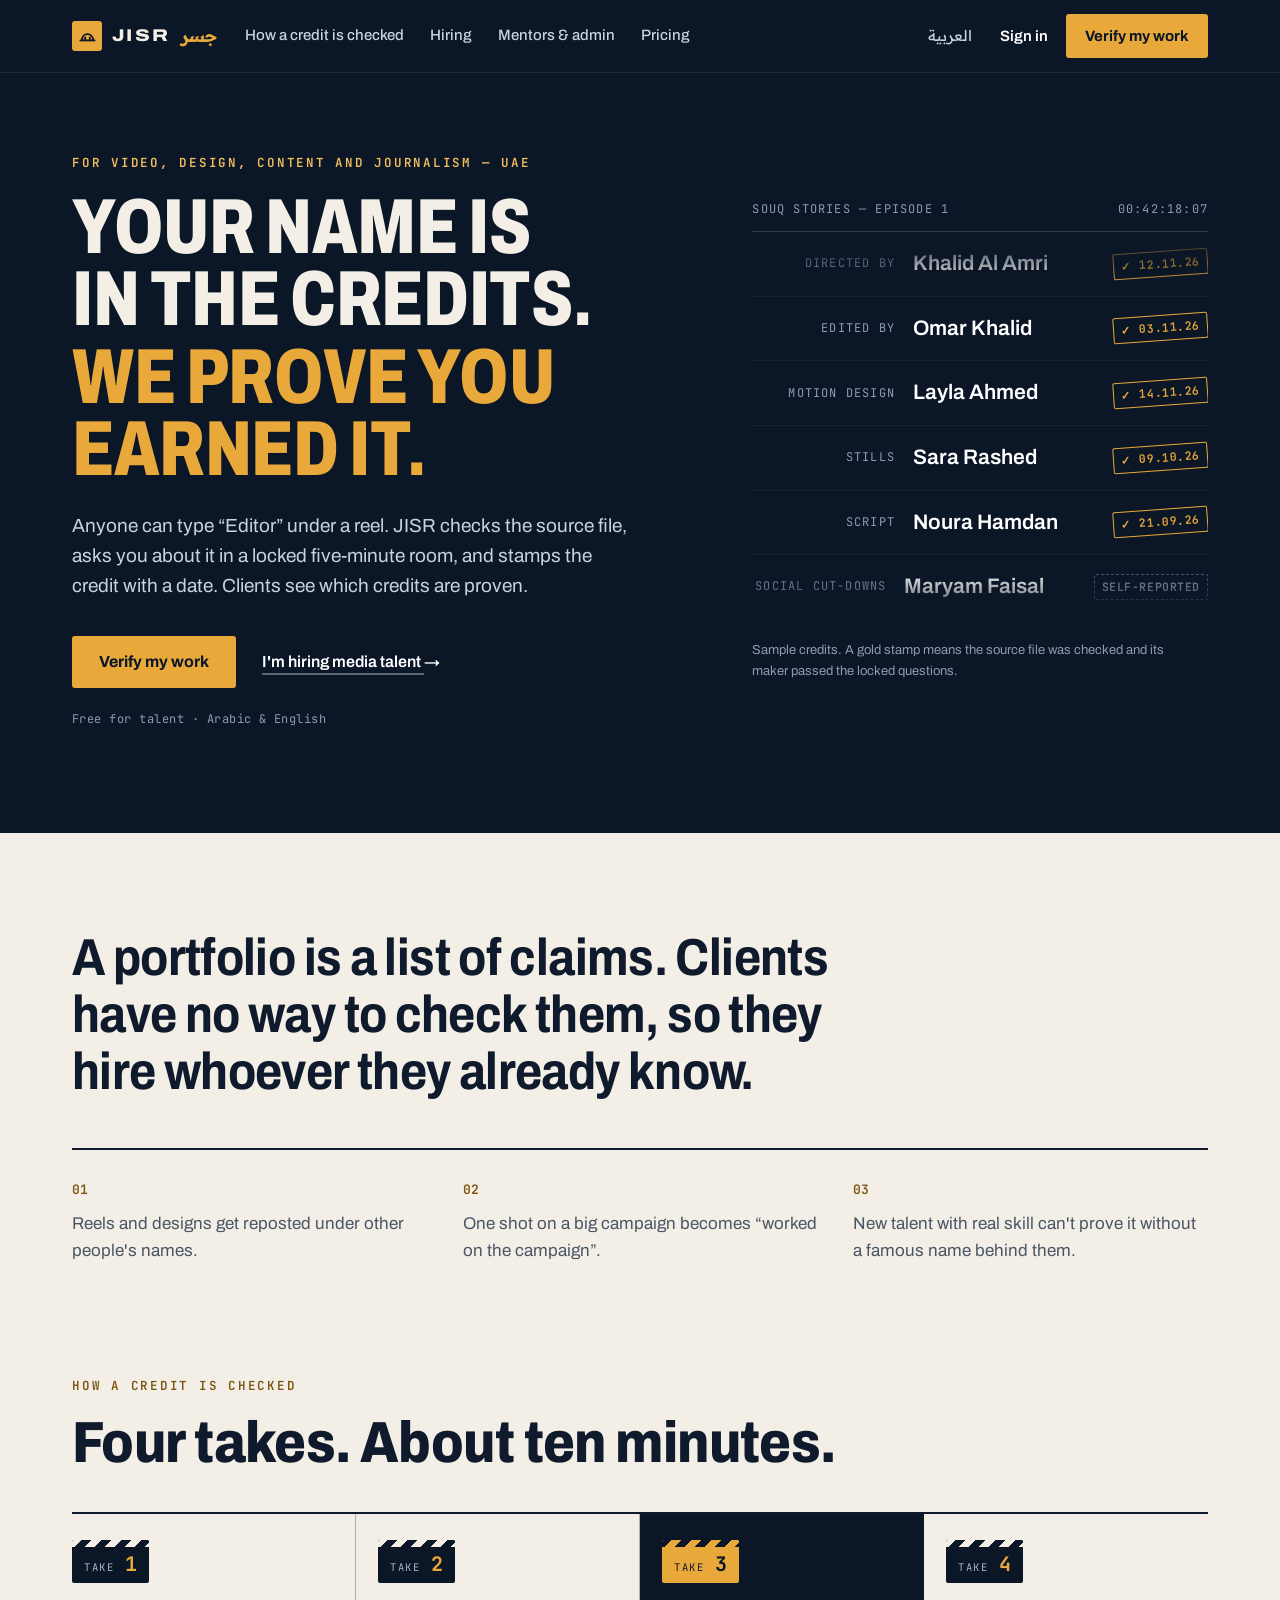
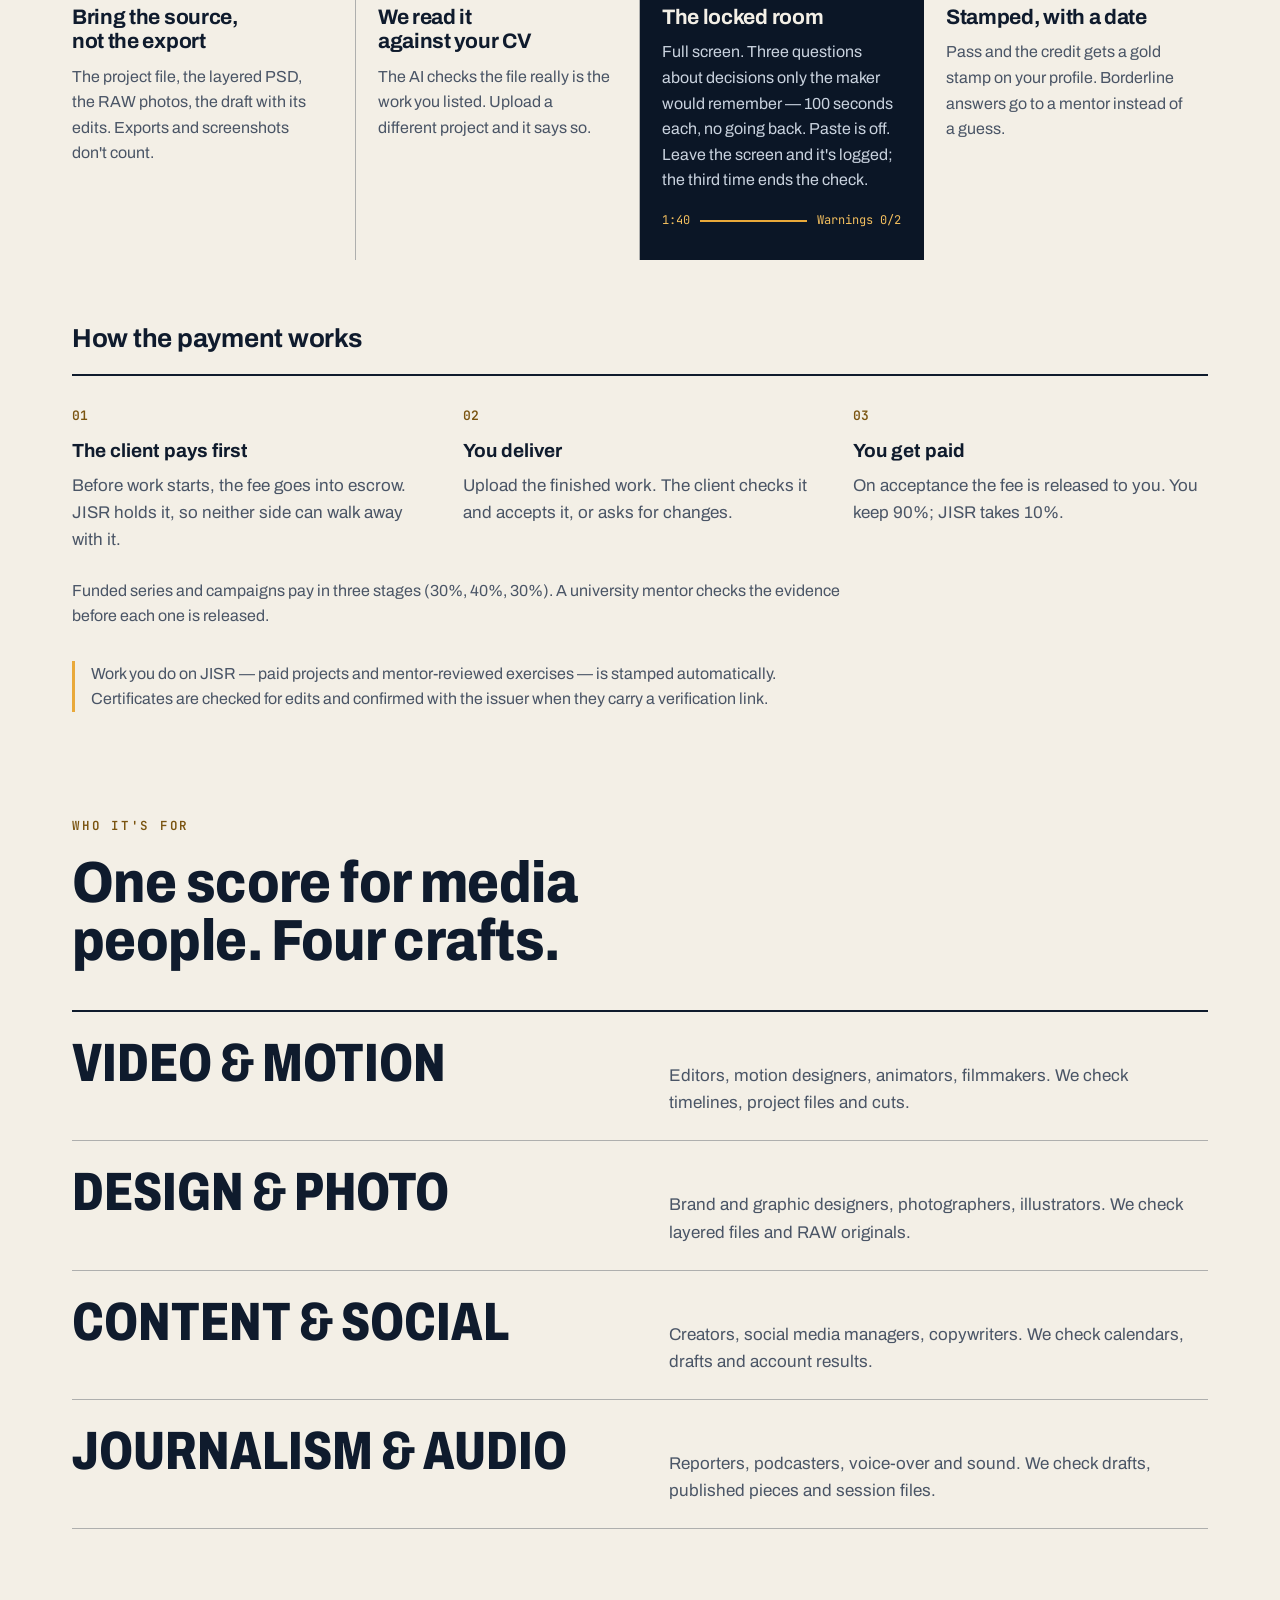
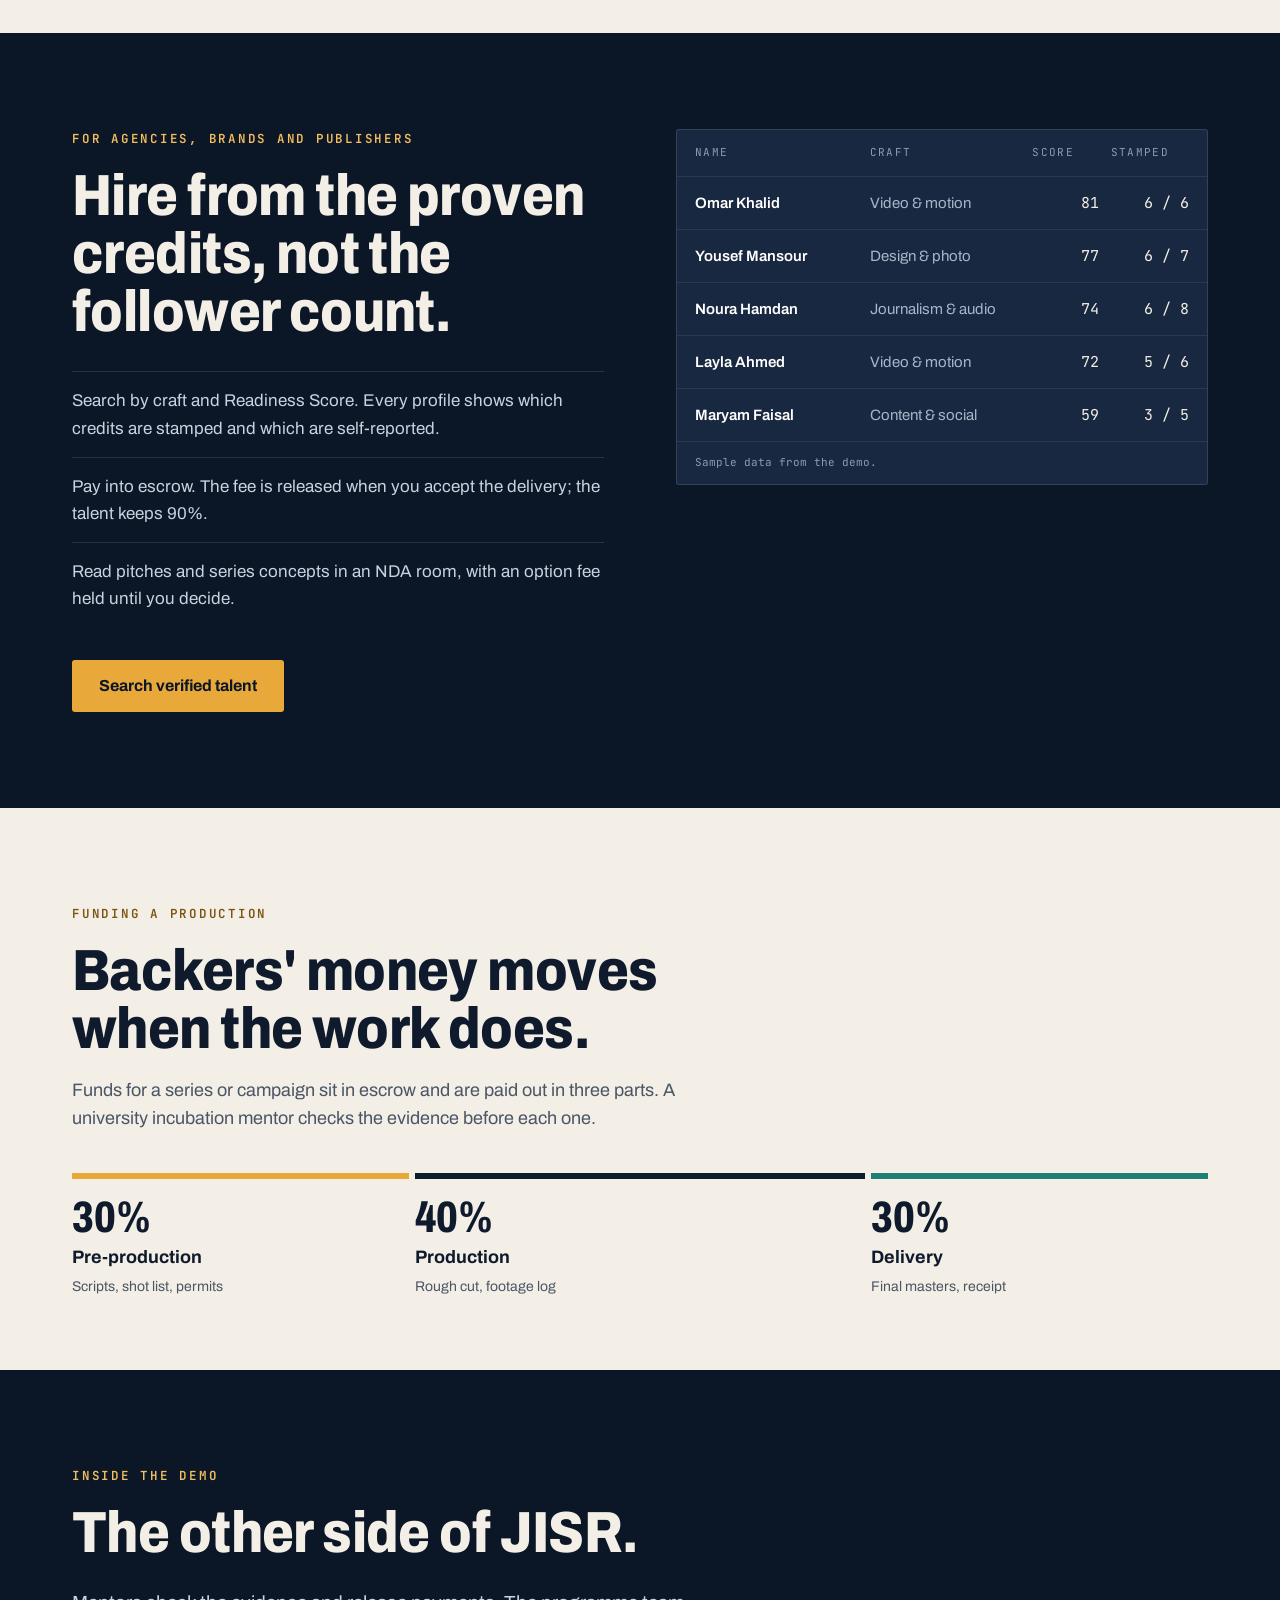
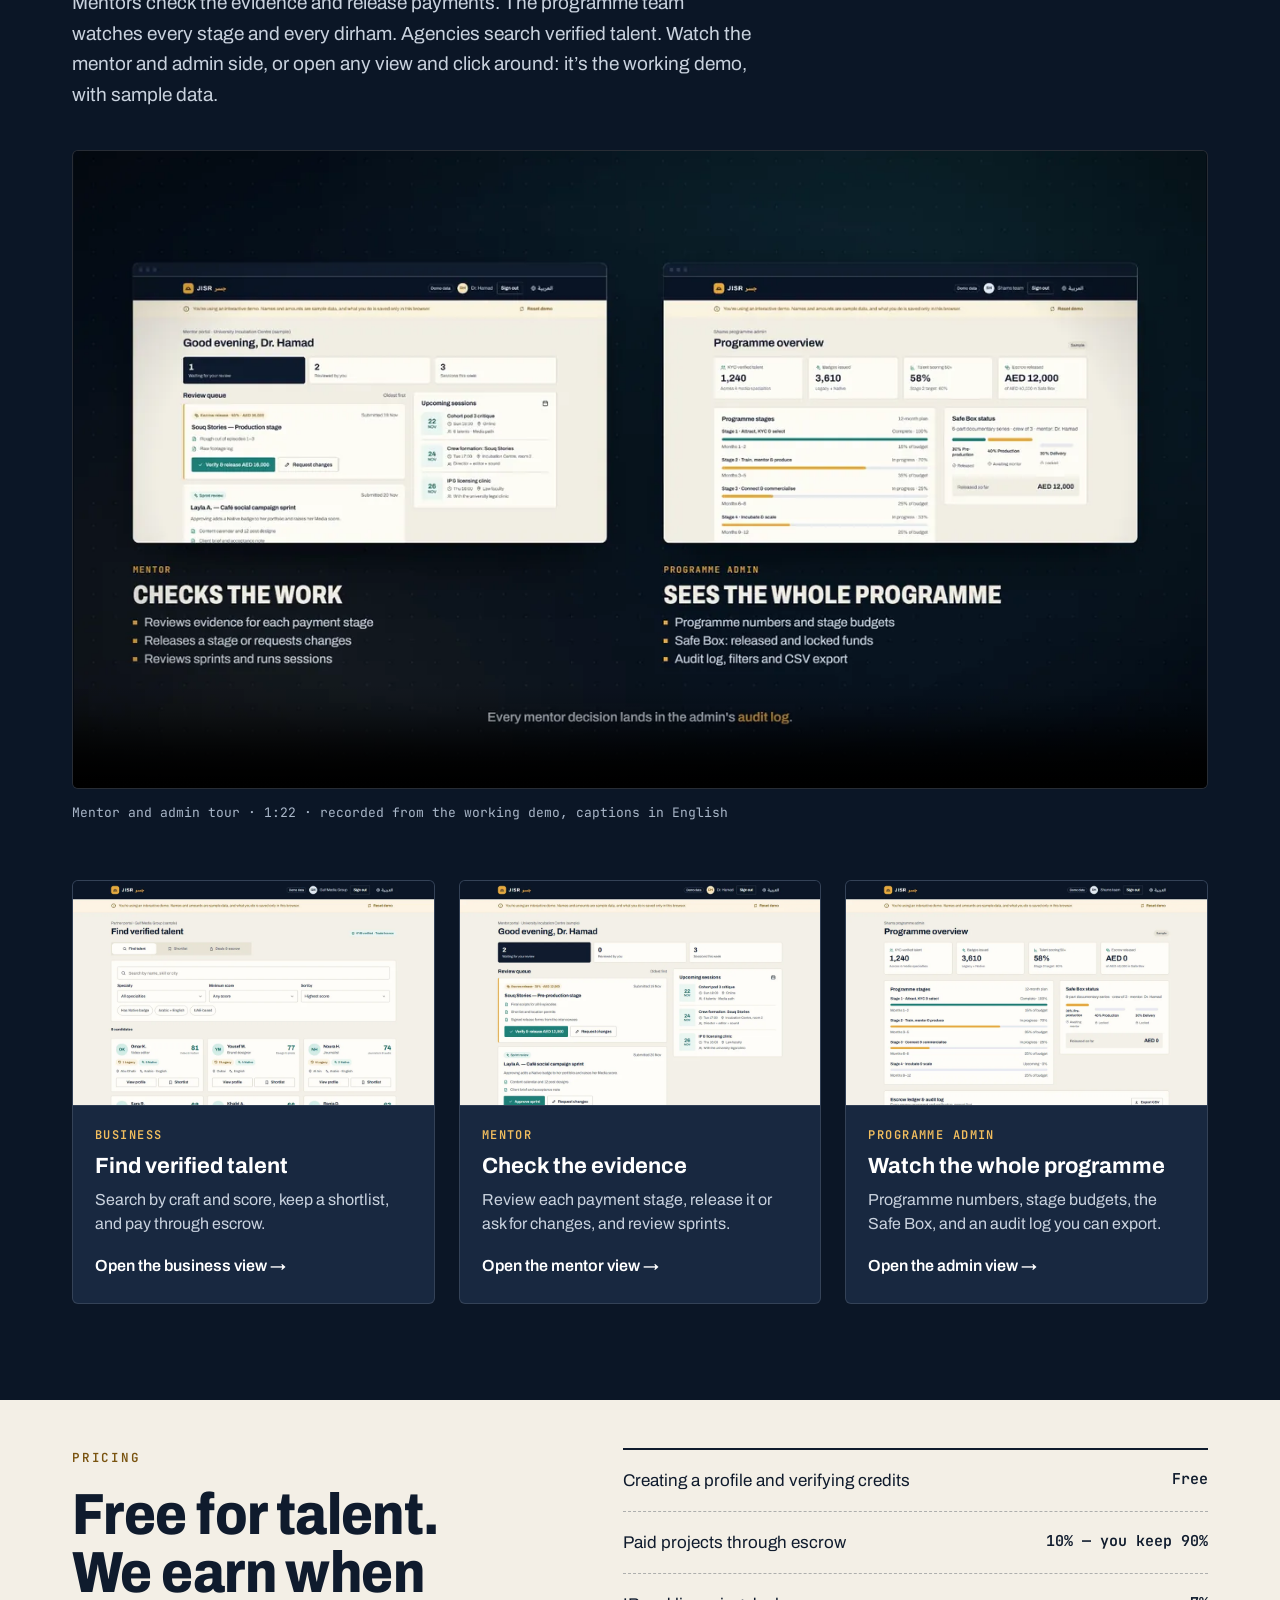
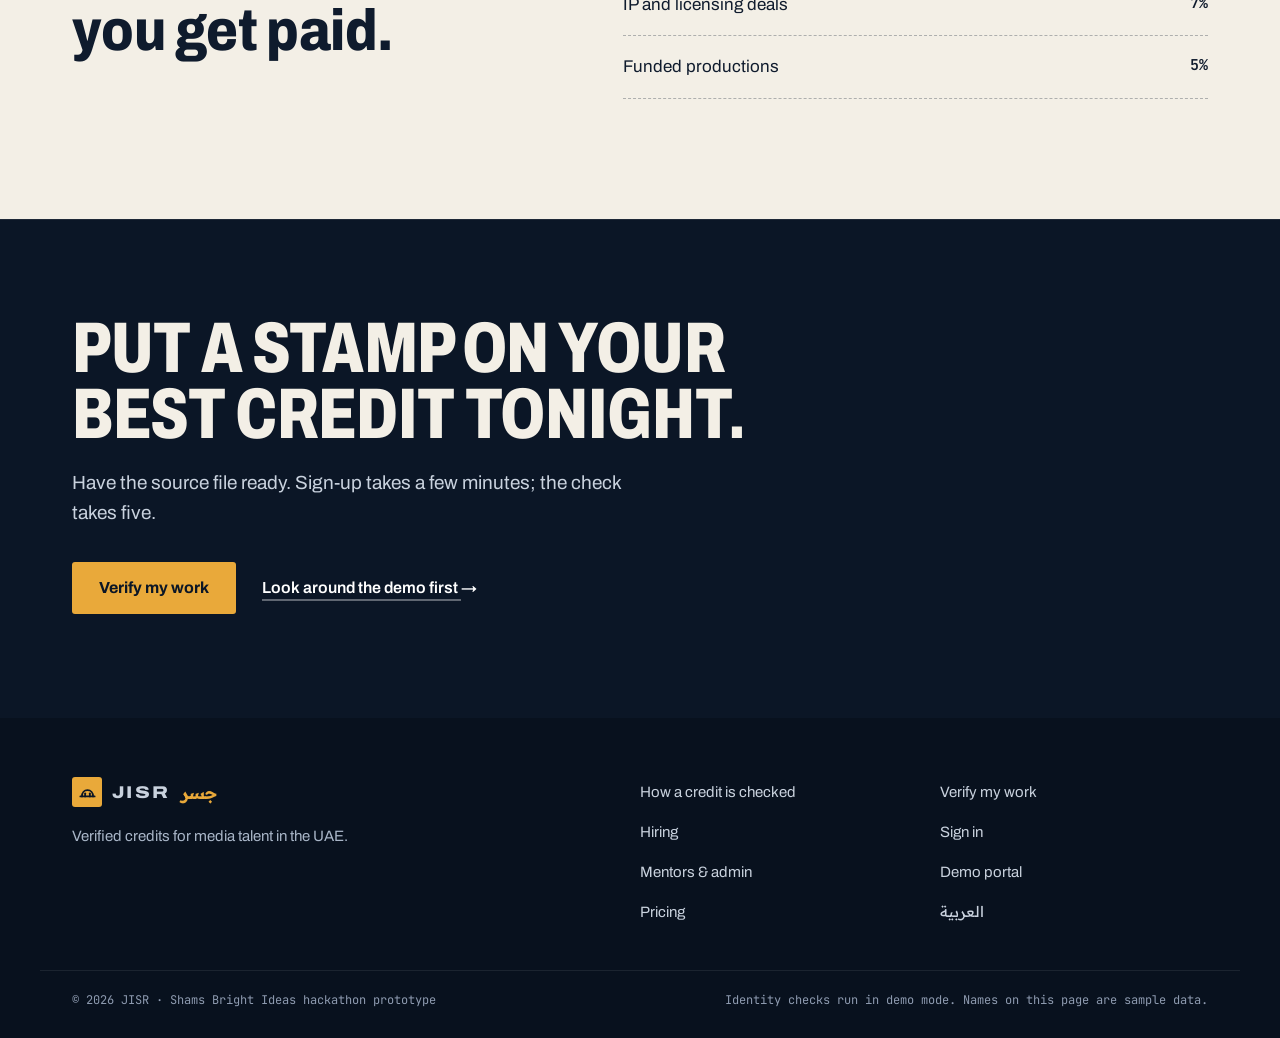
<file: index.html>
<!doctype html>
<html lang="en" dir="ltr">
<head>
<meta charset="utf-8">
<meta name="viewport" content="width=device-width, initial-scale=1">
<title data-ar="جسر JISR — اسمك في الشارة، ونحن نثبت أنك تستحقه">JISR جسر — Your name is in the credits. We prove you earned it.</title>
<meta name="description" content="JISR checks the credits on a media portfolio — edits, designs, photos, articles, audio — and stamps the ones that are really yours. Free for talent in the UAE, in Arabic and English.">
<meta name="theme-color" content="#0B1626">
<script>(function(){try{var q=new URLSearchParams(location.search).get('lang');var l=q||localStorage.getItem('jisr.lang');if(l==='ar'){document.documentElement.lang='ar';document.documentElement.dir='rtl';}}catch(e){}})();</script>
<link rel="icon" href="data:image/svg+xml,%3Csvg xmlns='http://www.w3.org/2000/svg' viewBox='0 0 32 32'%3E%3Crect width='32' height='32' rx='4' fill='%23E9A93A'/%3E%3Cg fill='none' stroke='%230B1626' stroke-width='2.6' stroke-linecap='round'%3E%3Cpath d='M5 22h22'/%3E%3Cpath d='M8 22c0-6 3.5-9.5 8-9.5s8 3.5 8 9.5'/%3E%3Cpath d='M12.5 22v-4.5'/%3E%3Cpath d='M19.5 22v-4.5'/%3E%3C/g%3E%3C/svg%3E">
<link rel="preconnect" href="https://fonts.googleapis.com">
<link rel="preconnect" href="https://fonts.gstatic.com" crossorigin>
<link href="https://fonts.googleapis.com/css2?family=Archivo:wdth,wght@62..125,400..800&amp;family=Readex+Pro:wght@400;500;600;700&amp;family=JetBrains+Mono:wght@400;600&amp;display=swap" rel="stylesheet">
<link rel="stylesheet" href="assets/css/styles.css">
<link rel="stylesheet" href="assets/css/home.css">
</head>
<body class="home">
<script src="assets/js/icons.js"></script>
<a class="skip-link" href="#main" data-i18n="skip">Skip to content</a>

<header class="h-bar">
  <div class="h-wrap">
    <a class="h-mark" href="index.html" data-keep-lang aria-label="JISR home">
      <span class="h-glyph"><svg class="icon" aria-hidden="true"><use href="#i-bridge"></use></svg></span>
      <span class="h-name">JISR</span><span class="h-ar" lang="ar">جسر</span>
    </a>
    <nav class="h-nav" aria-label="Main" data-i18n-attr="aria-label:nav.label">
      <a href="#how" data-i18n="nav.how">How a credit is checked</a>
      <a href="#hiring" data-i18n="nav.hiring">Hiring</a>
      <a href="#inside" data-i18n="nav.inside">Mentors &amp; admin</a>
      <a href="#pricing" data-i18n="nav.pricing">Pricing</a>
    </nav>
    <div class="h-actions">
      <button type="button" class="h-lang" data-lang-toggle aria-label="التبديل إلى العربية"><span class="lang-label lang-label-ar">العربية</span></button>
      <a class="h-link" href="auth.html#signin" data-keep-lang data-i18n="nav.signin">Sign in</a>
      <a class="h-btn" href="app.html#talent/cv" data-keep-lang data-i18n="nav.cta">Verify my work</a>
      <button type="button" class="menu-btn" data-menu-btn aria-expanded="false" aria-controls="mobile-nav" aria-label="Menu" data-i18n-attr="aria-label:nav.menu">
        <svg class="icon icon-lg" aria-hidden="true"><use href="#i-menu"></use></svg>
      </button>
    </div>
  </div>
</header>
<nav id="mobile-nav" class="mobile-nav" aria-label="Mobile" aria-hidden="true">
  <a class="nav-link" href="#how"><span data-i18n="nav.how">How a credit is checked</span></a>
  <a class="nav-link" href="#hiring"><span data-i18n="nav.hiring">Hiring</span></a>
  <a class="nav-link" href="#inside"><span data-i18n="nav.inside">Mentors &amp; admin</span></a>
  <a class="nav-link" href="#pricing"><span data-i18n="nav.pricing">Pricing</span></a>
  <a class="nav-link" href="auth.html#signin" data-keep-lang><span data-i18n="nav.signin">Sign in</span></a>
  <div class="mobile-nav-actions">
    <a class="h-btn h-btn-lg" href="app.html#talent/cv" data-keep-lang data-i18n="nav.cta">Verify my work</a>
    <a class="h-ghost h-btn-lg" href="app.html#business" data-keep-lang data-i18n="hero.hire">I'm hiring</a>
  </div>
</nav>

<main id="main">

<!-- ============ 1 · The credits ============ -->
<section class="stage" aria-labelledby="hero-h">
  <div class="stage-wrap">
    <div class="stage-copy">
      <p class="kicker" data-i18n="hero.kicker">For video, design, content and journalism — UAE</p>
      <h1 id="hero-h" class="display" data-i18n="hero.title">Your name is in the credits. <em>We prove you earned it.</em></h1>
      <p class="lede" data-i18n="hero.lede">Anyone can type “Editor” under a reel. JISR checks the source file, asks you about it in a locked five-minute room, and stamps the credit with a date. Clients see which credits are proven.</p>
      <div class="stage-cta">
        <a class="h-btn h-btn-lg" href="app.html#talent/cv" data-keep-lang data-i18n="nav.cta">Verify my work</a>
        <a class="text-link" href="app.html#business" data-keep-lang><span data-i18n="hero.hire2">I'm hiring media talent</span> <span aria-hidden="true" class="arrow">→</span></a>
      </div>
      <p class="fine" data-i18n="hero.fine">Free for talent · Arabic &amp; English</p>
    </div>

    <figure class="roll" aria-label="Example credits with verification stamps (sample names)" data-i18n-attr="aria-label:roll.label">
      <div class="roll-head"><span data-i18n="roll.title">Souq Stories — Episode 1</span><span class="roll-tc" dir="ltr">00:42:18:07</span></div>
      <div class="roll-window">
        <ol class="roll-list" role="list">
          <li><span class="r-role" data-i18n="roll.r1">Directed by</span><span class="r-name">Khalid Al Amri</span><span class="stamp" dir="ltr">✓ 12.11.26</span></li>
          <li><span class="r-role" data-i18n="roll.r2">Edited by</span><span class="r-name">Omar Khalid</span><span class="stamp" dir="ltr">✓ 03.11.26</span></li>
          <li><span class="r-role" data-i18n="roll.r3">Motion design</span><span class="r-name">Layla Ahmed</span><span class="stamp" dir="ltr">✓ 14.11.26</span></li>
          <li><span class="r-role" data-i18n="roll.r4">Stills</span><span class="r-name">Sara Rashed</span><span class="stamp" dir="ltr">✓ 09.10.26</span></li>
          <li><span class="r-role" data-i18n="roll.r5">Script</span><span class="r-name">Noura Hamdan</span><span class="stamp" dir="ltr">✓ 21.09.26</span></li>
          <li><span class="r-role" data-i18n="roll.r6">Social cut-downs</span><span class="r-name">Maryam Faisal</span><span class="stamp stamp-open" data-i18n="roll.self">self-reported</span></li>
          <li><span class="r-role" data-i18n="roll.r7">Sound</span><span class="r-name">Tariq Bakr</span><span class="stamp" dir="ltr">✓ 30.10.26</span></li>
          <li><span class="r-role" data-i18n="roll.r8">Titles</span><span class="r-name">Rania Daher</span><span class="stamp stamp-open" data-i18n="roll.self">self-reported</span></li>
        </ol>
      </div>
      <figcaption data-i18n="roll.caption">Sample credits. A gold stamp means the source file was checked and its maker passed the locked questions.</figcaption>
    </figure>
    <script>/* second copy of the credits so the roll loops without a jump (hidden from screen readers) */
    (function () { var l = document.querySelector('.roll-list'); if (!l) return; [].slice.call(l.children).forEach(function (li) { var c = li.cloneNode(true); c.setAttribute('aria-hidden', 'true'); l.appendChild(c); }); })();</script>
  </div>
</section>

<!-- ============ 2 · The problem, plainly ============ -->
<section class="paper problem" aria-labelledby="problem-h">
  <div class="wrap">
    <h2 id="problem-h" class="statement" data-i18n="pr.title">A portfolio is a list of claims. Clients have no way to check them, so they hire whoever they already know.</h2>
    <ul class="notes" role="list">
      <li><span class="n" dir="ltr">01</span><p data-i18n="pr.n1">Reels and designs get reposted under other people's names.</p></li>
      <li><span class="n" dir="ltr">02</span><p data-i18n="pr.n2">One shot on a big campaign becomes “worked on the campaign”.</p></li>
      <li><span class="n" dir="ltr">03</span><p data-i18n="pr.n3">New talent with real skill can't prove it without a famous name behind them.</p></li>
    </ul>
  </div>
</section>

<!-- ============ 3 · How a credit is checked ============ -->
<section id="how" class="paper how" aria-labelledby="how-h">
  <div class="wrap">
    <div class="sec-head">
      <p class="kicker dark" data-i18n="how.kicker">How a credit is checked</p>
      <h2 id="how-h" class="sec-title" data-i18n="how.title">Four takes. About ten minutes.</h2>
    </div>
    <ol class="takes" role="list">
      <li class="take">
        <div class="slate" aria-hidden="true"><span>TAKE</span><b>1</b></div>
        <h3 data-i18n="how.t1">Bring the source, not the export</h3>
        <p data-i18n="how.t1d">The project file, the layered PSD, the RAW photos, the draft with its edits. Exports and screenshots don't count.</p>
      </li>
      <li class="take">
        <div class="slate" aria-hidden="true"><span>TAKE</span><b>2</b></div>
        <h3 data-i18n="how.t2">We read it against your CV</h3>
        <p data-i18n="how.t2d">The AI checks the file really is the work you listed. Upload a different project and it says so.</p>
      </li>
      <li class="take take-locked">
        <div class="slate" aria-hidden="true"><span>TAKE</span><b>3</b></div>
        <h3 data-i18n="how.t3">The locked room</h3>
        <p data-i18n="how.t3d">Full screen. Three questions about decisions only the maker would remember — 100 seconds each, no going back. Paste is off. Leave the screen and it's logged; the third time ends the check.</p>
        <div class="lockline" aria-hidden="true"><span dir="ltr">1:40</span><i></i><span data-i18n="how.t3w">Warnings 0/2</span></div>
      </li>
      <li class="take">
        <div class="slate" aria-hidden="true"><span>TAKE</span><b>4</b></div>
        <h3 data-i18n="how.t4">Stamped, with a date</h3>
        <p data-i18n="how.t4d">Pass and the credit gets a gold stamp on your profile. Borderline answers go to a mentor instead of a guess.</p>
      </li>
    </ol>
    <div class="pay" aria-labelledby="pay-h">
      <h3 id="pay-h" class="pay-title" data-i18n="pay.title">How the payment works</h3>
      <ul class="notes pay-steps" role="list">
        <li><span class="n" dir="ltr">01</span><b data-i18n="pay.s1">The client pays first</b><p data-i18n="pay.s1d">Before work starts, the fee goes into escrow. JISR holds it, so neither side can walk away with it.</p></li>
        <li><span class="n" dir="ltr">02</span><b data-i18n="pay.s2">You deliver</b><p data-i18n="pay.s2d">Upload the finished work. The client checks it and accepts it, or asks for changes.</p></li>
        <li><span class="n" dir="ltr">03</span><b data-i18n="pay.s3">You get paid</b><p data-i18n="pay.s3d">On acceptance the fee is released to you. You keep 90%; JISR takes 10%.</p></li>
      </ul>
      <p class="pay-note" data-i18n="pay.note">Funded series and campaigns pay in three stages (30%, 40%, 30%). A university mentor checks the evidence before each one is released.</p>
    </div>
    <p class="aside" data-i18n="how.aside">Work you do on JISR — paid projects and mentor-reviewed exercises — is stamped automatically. Certificates are checked for edits and confirmed with the issuer when they carry a verification link.</p>
  </div>
</section>

<!-- ============ 4 · The crafts ============ -->
<section class="paper crafts" aria-labelledby="crafts-h">
  <div class="wrap">
    <div class="sec-head">
      <p class="kicker dark" data-i18n="cr.kicker">Who it's for</p>
      <h2 id="crafts-h" class="sec-title" data-i18n="cr.title">One score for media people. Four crafts.</h2>
    </div>
    <dl class="craft-list">
      <div class="craft"><dt data-i18n="cr.v">Video &amp; motion</dt><dd data-i18n="cr.vd">Editors, motion designers, animators, filmmakers. We check timelines, project files and cuts.</dd></div>
      <div class="craft"><dt data-i18n="cr.d">Design &amp; photo</dt><dd data-i18n="cr.dd">Brand and graphic designers, photographers, illustrators. We check layered files and RAW originals.</dd></div>
      <div class="craft"><dt data-i18n="cr.c">Content &amp; social</dt><dd data-i18n="cr.cd">Creators, social media managers, copywriters. We check calendars, drafts and account results.</dd></div>
      <div class="craft"><dt data-i18n="cr.j">Journalism &amp; audio</dt><dd data-i18n="cr.jd">Reporters, podcasters, voice-over and sound. We check drafts, published pieces and session files.</dd></div>
    </dl>
  </div>
</section>

<!-- ============ 5 · Hiring ============ -->
<section id="hiring" class="ink hiring" aria-labelledby="hiring-h">
  <div class="wrap hiring-grid">
    <div>
      <p class="kicker" data-i18n="hi.kicker">For agencies, brands and publishers</p>
      <h2 id="hiring-h" class="sec-title light" data-i18n="hi.title">Hire from the proven credits, not the follower count.</h2>
      <ul class="plain" role="list">
        <li data-i18n="hi.l1">Search by craft and Readiness Score. Every profile shows which credits are stamped and which are self-reported.</li>
        <li data-i18n="hi.l2">Pay into escrow. The fee is released when you accept the delivery; the talent keeps 90%.</li>
        <li data-i18n="hi.l3">Read pitches and series concepts in an NDA room, with an option fee held until you decide.</li>
      </ul>
      <a class="h-btn h-btn-lg" href="app.html#business" data-keep-lang data-i18n="hi.cta">Search verified talent</a>
    </div>
    <div class="callsheet" role="table" aria-label="Sample search results" data-i18n-attr="aria-label:hi.table">
      <div class="cs-row cs-head" role="row"><span role="columnheader" data-i18n="hi.c1">Name</span><span role="columnheader" data-i18n="hi.c2">Craft</span><span role="columnheader" data-i18n="hi.c3">Score</span><span role="columnheader" data-i18n="hi.c4">Stamped</span></div>
      <div class="cs-row" role="row"><span role="cell">Omar Khalid</span><span role="cell" data-i18n="cr.v">Video &amp; motion</span><span role="cell" class="num">81</span><span role="cell" class="num" dir="ltr">6 / 6</span></div>
      <div class="cs-row" role="row"><span role="cell">Yousef Mansour</span><span role="cell" data-i18n="cr.d">Design &amp; photo</span><span role="cell" class="num">77</span><span role="cell" class="num" dir="ltr">6 / 7</span></div>
      <div class="cs-row" role="row"><span role="cell">Noura Hamdan</span><span role="cell" data-i18n="cr.j">Journalism &amp; audio</span><span role="cell" class="num">74</span><span role="cell" class="num" dir="ltr">6 / 8</span></div>
      <div class="cs-row" role="row"><span role="cell">Layla Ahmed</span><span role="cell" data-i18n="cr.v">Video &amp; motion</span><span role="cell" class="num">72</span><span role="cell" class="num" dir="ltr">5 / 6</span></div>
      <div class="cs-row" role="row"><span role="cell">Maryam Faisal</span><span role="cell" data-i18n="cr.c">Content &amp; social</span><span role="cell" class="num">59</span><span role="cell" class="num" dir="ltr">3 / 5</span></div>
      <p class="cs-note" data-i18n="hi.note">Sample data from the demo.</p>
    </div>
  </div>
</section>

<!-- ============ 6 · Money ============ -->
<section class="paper money" aria-labelledby="money-h">
  <div class="wrap">
    <div class="sec-head">
      <p class="kicker dark" data-i18n="mo.kicker">Funding a production</p>
      <h2 id="money-h" class="sec-title" data-i18n="mo.title">Backers' money moves when the work does.</h2>
      <p class="sec-lede" data-i18n="mo.lede">Funds for a series or campaign sit in escrow and are paid out in three parts. A university incubation mentor checks the evidence before each one.</p>
    </div>
    <div class="schedule" role="img" aria-label="30% pre-production, 40% production, 30% delivery" data-i18n-attr="aria-label:mo.aria">
      <div class="sch" style="flex:30"><b dir="ltr">30%</b><span data-i18n="mo.s1">Pre-production</span><small data-i18n="mo.s1d">Scripts, shot list, permits</small></div>
      <div class="sch" style="flex:40"><b dir="ltr">40%</b><span data-i18n="mo.s2">Production</span><small data-i18n="mo.s2d">Rough cut, footage log</small></div>
      <div class="sch" style="flex:30"><b dir="ltr">30%</b><span data-i18n="mo.s3">Delivery</span><small data-i18n="mo.s3d">Final masters, receipt</small></div>
    </div>
  </div>
</section>

<!-- ============ 6b · Inside the demo: business, mentor, admin ============ -->
<section id="inside" class="ink inside" aria-labelledby="inside-h">
  <div class="wrap">
    <div class="sec-head">
      <p class="kicker" data-i18n="in.kicker">Inside the demo</p>
      <h2 id="inside-h" class="sec-title light" data-i18n="in.title">The other side of JISR.</h2>
      <p class="lede" data-i18n="in.lede">Mentors check the evidence and release payments. The programme team watches every stage and every dirham. Agencies search verified talent. Watch the mentor and admin side, or open any view and click around: it’s the working demo, with sample data.</p>
    </div>
    <figure class="tour">
      <video controls preload="none" playsinline poster="assets/img/portals/tour-poster.webp" aria-describedby="tour-cap">
        <source src="assets/video/mentor-admin-tour.mp4" type="video/mp4">
      </video>
      <figcaption id="tour-cap"><span data-i18n="in.cap">Mentor and admin tour</span> · <span dir="ltr">1:22</span> · <span data-i18n="in.cap2">recorded from the working demo, captions in English</span></figcaption>
    </figure>
    <ul class="portals" role="list">
      <li><a class="portal" href="app.html#business" data-keep-lang>
        <img src="assets/img/portals/business.webp" width="960" height="600" loading="lazy" alt="The business view: search verified talent by specialty and score" data-i18n-attr="alt:in.bAlt">
        <span class="pb"><span class="pk" data-i18n="in.bK">Business</span><span class="ph" data-i18n="in.bT">Find verified talent</span>
        <span class="pd" data-i18n="in.bD">Search by craft and score, keep a shortlist, and pay through escrow.</span>
        <span class="go"><span data-i18n="in.bGo">Open the business view</span> <span aria-hidden="true" class="arrow">→</span></span></span></a></li>
      <li><a class="portal" href="app.html#mentor" data-keep-lang>
        <img src="assets/img/portals/mentor.webp" width="960" height="600" loading="lazy" alt="The mentor view: a review queue, payment stages and upcoming sessions" data-i18n-attr="alt:in.mAlt">
        <span class="pb"><span class="pk" data-i18n="in.mK">Mentor</span><span class="ph" data-i18n="in.mT">Check the evidence</span>
        <span class="pd" data-i18n="in.mD">Review each payment stage, release it or ask for changes, and review sprints.</span>
        <span class="go"><span data-i18n="in.mGo">Open the mentor view</span> <span aria-hidden="true" class="arrow">→</span></span></span></a></li>
      <li><a class="portal" href="app.html#admin" data-keep-lang>
        <img src="assets/img/portals/admin.webp" width="960" height="600" loading="lazy" alt="The admin view: programme numbers, stages, Safe Box and audit log" data-i18n-attr="alt:in.aAlt">
        <span class="pb"><span class="pk" data-i18n="in.aK">Programme admin</span><span class="ph" data-i18n="in.aT">Watch the whole programme</span>
        <span class="pd" data-i18n="in.aD">Programme numbers, stage budgets, the Safe Box, and an audit log you can export.</span>
        <span class="go"><span data-i18n="in.aGo">Open the admin view</span> <span aria-hidden="true" class="arrow">→</span></span></span></a></li>
    </ul>
  </div>
</section>

<!-- ============ 7 · Pricing ============ -->
<section id="pricing" class="paper pricing" aria-labelledby="pricing-h">
  <div class="wrap pricing-grid">
    <div>
      <p class="kicker dark" data-i18n="pc.kicker">Pricing</p>
      <h2 id="pricing-h" class="sec-title" data-i18n="pc.title">Free for talent. We earn when you get paid.</h2>
    </div>
    <dl class="receipt">
      <div><dt data-i18n="pc.r1">Creating a profile and verifying credits</dt><dd data-i18n="pc.r1v">Free</dd></div>
      <div><dt data-i18n="pc.r2">Paid projects through escrow</dt><dd data-i18n="pc.r2v">10% — you keep 90%</dd></div>
      <div><dt data-i18n="pc.r3">IP and licensing deals</dt><dd dir="ltr">7%</dd></div>
      <div><dt data-i18n="pc.r4">Funded productions</dt><dd dir="ltr">5%</dd></div>
    </dl>
  </div>
</section>

<!-- ============ 8 · Last call ============ -->
<section class="stage end" aria-labelledby="end-h">
  <div class="wrap end-wrap">
    <h2 id="end-h" class="display small" data-i18n="end.title">Put a stamp on your best credit tonight.</h2>
    <p class="lede" data-i18n="end.lede">Have the source file ready. Sign-up takes a few minutes; the check takes five.</p>
    <div class="stage-cta">
      <a class="h-btn h-btn-lg" href="app.html#talent/cv" data-keep-lang data-i18n="nav.cta">Verify my work</a>
      <a class="text-link" href="app.html#talent" data-keep-lang><span data-i18n="end.demo">Look around the demo first</span> <span aria-hidden="true" class="arrow">→</span></a>
    </div>
  </div>
</section>

</main>

<footer class="f-bar">
  <div class="wrap f-grid">
    <div>
      <a class="h-mark" href="index.html" data-keep-lang aria-label="JISR home"><span class="h-glyph"><svg class="icon" aria-hidden="true"><use href="#i-bridge"></use></svg></span><span class="h-name">JISR</span><span class="h-ar" lang="ar">جسر</span></a>
      <p data-i18n="f.about">Verified credits for media talent in the UAE.</p>
    </div>
    <ul role="list">
      <li><a href="#how" data-i18n="nav.how">How a credit is checked</a></li>
      <li><a href="#hiring" data-i18n="nav.hiring">Hiring</a></li>
      <li><a href="#inside" data-i18n="nav.inside">Mentors &amp; admin</a></li>
      <li><a href="#pricing" data-i18n="nav.pricing">Pricing</a></li>
    </ul>
    <ul role="list">
      <li><a href="app.html#talent/cv" data-keep-lang data-i18n="nav.cta">Verify my work</a></li>
      <li><a href="auth.html#signin" data-keep-lang data-i18n="nav.signin">Sign in</a></li>
      <li><a href="app.html#talent" data-keep-lang data-i18n="f.demo">Demo portal</a></li>
      <li><button type="button" class="h-lang" data-lang-toggle><span class="lang-label lang-label-ar">العربية</span></button></li>
    </ul>
  </div>
  <div class="wrap f-fine">
    <span>© <span id="year">2026</span> JISR · <span data-i18n="f.proto">Shams Bright Ideas hackathon prototype</span></span>
    <span data-i18n="f.demoNote">Identity checks run in demo mode. Names on this page are sample data.</span>
  </div>
</footer>

<div id="toasts" class="toast-region" aria-live="polite"></div>
<script src="assets/js/i18n-ar.js"></script>
<script src="assets/js/site.js"></script>
</body>
</html>
</file>
<file: assets/css/styles.css>
/* ==========================================================================
   JISR جسر — shared stylesheet (landing + portals)
   Mobile-first. Logical properties throughout so Arabic (RTL) mirrors cleanly.
   ========================================================================== */

:root {
  /* Brand */
  --navy-950: #08111E;
  --navy-900: #0B1626;
  --navy-800: #0F1B2D;   /* primary */
  --navy-700: #182840;
  --navy-600: #243652;
  --navy-500: #3A4D6B;
  --navy-300: #A9B6C8;
  --navy-200: #C9D2DE;
  --navy-100: #E4E9F0;

  --teal-800: #11544E;
  --teal-700: #17665F;
  --teal-600: #1E7F77;   /* secondary */
  --teal-500: #2A9D92;
  --teal-300: #8FD3C9;
  --teal-100: #D3EDE8;
  --teal-50:  #EAF6F3;

  --gold-700: #7A5410;
  --gold-600: #A8740F;
  --gold-500: #E9A93A;   /* accent */
  --gold-400: #F2BE5E;
  --gold-100: #F8E6C2;
  --gold-50:  #FCF4E3;

  --red-700: #A4281F;
  --red-50:  #FDECEA;

  /* Neutrals */
  --bg: #F3EFE6;            /* bone paper */
  --bg-alt: #E9E3D6;
  --surface: #FFFDF8;
  --border: rgb(15 27 45 / 0.14);        /* alpha, so it blends into whatever surface it sits on */
  --border-strong: rgb(15 27 45 / 0.30);
  --text: #0F1B2D;
  --text-muted: #4A5566;
  --text-subtle: #667085;

  /* Type */
  --font-sans: "Archivo", "Readex Pro", system-ui, -apple-system, "Segoe UI", sans-serif;
  --font-mono: "JetBrains Mono", ui-monospace, Consolas, monospace;
  --font-ar: "Readex Pro", "Archivo", system-ui, sans-serif;

  /* Shape */
  --r-sm: 3px;
  --r-md: 4px;
  --r-lg: 6px;
  --r-xl: 8px;
  --r-pill: 999px;

  --shadow-sm: none;
  --shadow-md: 0 1px 0 rgba(15, 27, 45, .08);
  --shadow-lg: 0 2px 0 rgba(8, 17, 30, .12);

  --container: 1200px;
  --gutter: 16px;
  --header-h: 64px;

  --ease: cubic-bezier(.2, .7, .2, 1);
}

@media (min-width: 768px) { :root { --gutter: 24px; --header-h: 72px; } }
@media (min-width: 1280px) { :root { --gutter: 32px; } }

/* ---------- Reset ---------- */
*, *::before, *::after { box-sizing: border-box; }
html { -webkit-text-size-adjust: 100%; scroll-behavior: smooth; scroll-padding-top: calc(var(--header-h) + 16px); }
body {
  margin: 0;
  font-family: var(--font-sans);
  font-size: 16px;
  line-height: 1.6;
  color: var(--text);
  background: var(--bg);
  -webkit-font-smoothing: antialiased;
  text-rendering: optimizeLegibility;
  overflow-x: hidden;
}
html[lang="ar"] body { font-family: var(--font-ar); line-height: 1.75; }
img, svg { display: block; max-width: 100%; }
h1, h2, h3, h4, p { margin: 0; }
h1, h2, h3, h4 { line-height: 1.15; letter-spacing: -0.015em; font-weight: 700; text-wrap: balance; }
html[lang="ar"] h1, html[lang="ar"] h2, html[lang="ar"] h3, html[lang="ar"] h4 { letter-spacing: 0; line-height: 1.35; }
p { text-wrap: pretty; }
a { color: var(--teal-700); text-underline-offset: 3px; }
a:hover { color: var(--teal-800); }
button, input, select, textarea { font: inherit; color: inherit; }
button { cursor: pointer; }
ul[role="list"], ol[role="list"] { list-style: none; margin: 0; padding: 0; }
[hidden] { display: none !important; }

:focus-visible {
  outline: 3px solid var(--gold-500);
  outline-offset: 2px;
  border-radius: 6px;
}
.on-dark :focus-visible, .site-header :focus-visible, .app-header :focus-visible { outline-color: var(--gold-400); }

.sr-only {
  position: absolute !important; width: 1px; height: 1px; padding: 0; margin: -1px;
  overflow: hidden; clip: rect(0 0 0 0); white-space: nowrap; border: 0;
}
.skip-link {
  position: absolute; inset-inline-start: 16px; top: -48px; z-index: 100;
  background: var(--gold-500); color: var(--navy-900); padding: 10px 16px;
  border-radius: var(--r-sm); font-weight: 600; text-decoration: none; transition: top .15s;
}
.skip-link:focus { top: 12px; color: var(--navy-900); }

.container { width: 100%; max-width: var(--container); margin-inline: auto; padding-inline: var(--gutter); }

/* RTL helpers: mirror directional icons */
[dir="rtl"] .flip-rtl { transform: scaleX(-1); }

/* ---------- Icons ---------- */
.icon { width: 20px; height: 20px; flex-shrink: 0; fill: none; stroke: currentColor; stroke-width: 2; stroke-linecap: round; stroke-linejoin: round; }
.icon-sm { width: 16px; height: 16px; }
.icon-lg { width: 24px; height: 24px; }

/* ---------- Buttons ---------- */
.btn {
  display: inline-flex; align-items: center; justify-content: center; gap: 8px;
  min-height: 44px; padding: 0 18px;
  border: 1px solid transparent; border-radius: var(--r-md);
  font-weight: 600; font-size: 15px; line-height: 1.2; text-decoration: none; white-space: nowrap;
  transition: background-color .18s var(--ease), border-color .18s var(--ease), color .18s var(--ease), box-shadow .18s var(--ease), transform .12s var(--ease);
}
.btn:active { transform: translateY(1px); }
.btn-lg { min-height: 52px; padding: 0 24px; font-size: 16px; }
.btn-sm { min-height: 36px; padding: 0 12px; font-size: 14px; border-radius: var(--r-sm); }
.btn-block { width: 100%; }

.btn-primary { background: var(--teal-600); color: #fff; }
.btn-primary:hover { background: var(--teal-700); color: #fff; }
.btn-accent { background: var(--gold-500); color: var(--navy-900); }
.btn-accent:hover { background: var(--gold-400); color: var(--navy-900); }
.btn-dark { background: var(--navy-800); color: #fff; }
.btn-dark:hover { background: var(--navy-700); color: #fff; }
.btn-outline { background: var(--surface); border-color: var(--border-strong); color: var(--text); }
.btn-outline:hover { border-color: var(--navy-500); color: var(--text); }
.btn-outline-light { background: transparent; border-color: rgba(255,255,255,.28); color: #fff; }
.btn-outline-light:hover { border-color: rgba(255,255,255,.6); background: rgba(255,255,255,.06); color: #fff; }
.btn-ghost { background: transparent; color: var(--text-muted); }
.btn-ghost:hover { background: var(--bg-alt); color: var(--text); }
.btn-danger-ghost { background: transparent; color: var(--red-700); border-color: transparent; }
.btn-danger-ghost:hover { background: var(--red-50); color: var(--red-700); }
.btn[disabled], .btn[aria-disabled="true"] { opacity: .55; cursor: not-allowed; transform: none; }

.btn .spinner {
  width: 16px; height: 16px; border-radius: 50%;
  border: 2px solid currentColor; border-inline-end-color: transparent;
  animation: spin .7s linear infinite;
}
@keyframes spin { to { transform: rotate(360deg); } }

/* ---------- Badges & chips ---------- */
.badge {
  display: inline-flex; align-items: center; gap: 5px;
  padding: 3px 9px; border-radius: var(--r-pill);
  font-size: 12px; font-weight: 600; line-height: 1.5; white-space: nowrap;
}
.badge .icon { width: 13px; height: 13px; stroke-width: 2.4; }
.badge-legacy { background: var(--gold-50); color: var(--gold-700); box-shadow: inset 0 0 0 1px var(--gold-100); }
.badge-native { background: var(--teal-50); color: var(--teal-700); box-shadow: inset 0 0 0 1px var(--teal-100); }
.badge-verified { background: var(--teal-50); color: var(--teal-700); }
.badge-neutral { background: var(--bg-alt); color: var(--text-muted); }
.badge-demo { background: transparent; color: var(--navy-200); box-shadow: inset 0 0 0 1px var(--navy-500); }
.badge-warn { background: var(--gold-50); color: var(--gold-700); }
.badge-danger { background: var(--red-50); color: var(--red-700); }

.chip {
  display: inline-flex; align-items: center; gap: 6px;
  min-height: 40px; padding: 0 14px; border-radius: var(--r-pill);
  border: 1px solid var(--border-strong); background: var(--surface); color: var(--text-muted);
  font-size: 14px; font-weight: 500; transition: all .15s var(--ease);
}
.chip:hover { border-color: var(--navy-500); color: var(--text); }
.chip[aria-pressed="true"] { background: var(--navy-800); border-color: var(--navy-800); color: #fff; }
.chip[aria-pressed="true"] .icon { display: inline-block; }
.chip .icon { width: 14px; height: 14px; display: none; stroke-width: 2.6; }

.eyebrow {
  display: inline-block; font-size: 13px; font-weight: 600; letter-spacing: .08em; text-transform: uppercase;
  color: var(--teal-700);
}
html[lang="ar"] .eyebrow { letter-spacing: 0; text-transform: none; font-size: 14px; }
.on-dark .eyebrow { color: var(--gold-400); }

/* ---------- Brand ---------- */
.brand { display: inline-flex; align-items: center; gap: 10px; text-decoration: none; color: inherit; }
.brand:hover { color: inherit; }
.brand-mark {
  width: 36px; height: 36px; border-radius: 10px; background: var(--gold-500); color: var(--navy-900);
  display: grid; place-items: center; flex-shrink: 0;
}
.brand-mark svg { width: 22px; height: 22px; stroke-width: 2.2; }
.brand-name { display: inline-flex; align-items: baseline; gap: 7px; }
.brand-latin { font-weight: 700; font-size: 20px; letter-spacing: .08em; }
.brand-arabic { font-family: var(--font-ar); font-weight: 700; font-size: 18px; color: var(--gold-500); }

/* ==========================================================================
   Site header (landing)
   ========================================================================== */
.site-header {
  position: sticky; top: 0; z-index: 50;
  background: rgba(11, 22, 38, .92);
  backdrop-filter: saturate(160%) blur(12px);
  -webkit-backdrop-filter: saturate(160%) blur(12px);
  color: #fff;
  border-bottom: 1px solid rgba(255,255,255,.06);
}
.site-header .bar { height: var(--header-h); display: flex; align-items: center; gap: 16px; }
.site-nav { display: none; }
.site-nav a {
  color: var(--navy-200); text-decoration: none; font-size: 15px; font-weight: 500;
  padding: 8px 4px; transition: color .15s; white-space: nowrap;
}
.site-nav a:hover { color: #fff; }
.header-actions { margin-inline-start: auto; display: flex; align-items: center; gap: 8px; }
.lang-toggle {
  display: inline-flex; align-items: center; gap: 6px; min-height: 44px; padding: 0 12px;
  background: transparent; border: 0; border-radius: var(--r-sm); color: var(--navy-200); font-size: 15px; font-weight: 500;
}
.lang-toggle:hover { color: #fff; background: rgba(255,255,255,.06); }
.lang-toggle .lang-label-ar { font-family: var(--font-ar); }
.menu-btn {
  display: inline-grid; place-items: center; width: 44px; height: 44px;
  background: transparent; border: 0; color: #fff; border-radius: var(--r-sm);
}
.menu-btn:hover { background: rgba(255,255,255,.08); }
.header-cta { display: none; }

.mobile-nav {
  position: fixed; inset: var(--header-h) 0 0 0; z-index: 49;
  background: var(--navy-700); color: #fff;   /* a layer above the header, so lighter */
  padding: 24px var(--gutter) 32px; display: flex; flex-direction: column; gap: 4px;
  overflow-y: auto;
  opacity: 0; visibility: hidden; transform: translateY(-8px);
  transition: opacity .2s var(--ease), transform .2s var(--ease), visibility .2s;
}
.mobile-nav.open { opacity: 1; visibility: visible; transform: none; }
.mobile-nav a.nav-link {
  display: flex; align-items: center; justify-content: space-between; min-height: 56px;
  color: #fff; text-decoration: none; font-size: 18px; font-weight: 500;
  border-bottom: 1px solid rgba(255,255,255,.08);
}
.mobile-nav .mobile-nav-actions { display: grid; gap: 12px; margin-top: 24px; }
body.nav-open { overflow: hidden; }

@media (min-width: 1100px) {
  .site-nav { display: flex; gap: 24px; margin-inline-start: 32px; }
  .menu-btn { display: none; }
  .header-cta { display: inline-flex; }
  .mobile-nav { display: none; }
}

/* ==========================================================================
   Landing — sections
   ========================================================================== */
.section { padding-block: 72px; }
@media (min-width: 1024px) { .section { padding-block: 104px; } }
.section-head { display: grid; gap: 12px; max-width: 680px; margin-bottom: 40px; }
.section-head.center { text-align: center; margin-inline: auto; justify-items: center; }
.section-title { font-size: clamp(28px, 4.2vw, 42px); }
.section-lead { font-size: 17px; color: var(--text-muted); max-width: 620px; }
.on-dark { background: var(--navy-900); color: #fff; }
.on-dark .section-lead { color: var(--navy-200); }

/* Hero */
.hero {
  position: relative; overflow: hidden;
  background:
    radial-gradient(900px 480px at 85% -10%, rgba(42,157,146,.22), transparent 60%),
    radial-gradient(700px 420px at -10% 110%, rgba(233,169,58,.12), transparent 60%),
    var(--navy-900);
  background:
    radial-gradient(900px 480px at 85% -10% in oklch, rgba(42,157,146,.22), transparent 60%),
    radial-gradient(700px 420px at -10% 110% in oklch, rgba(233,169,58,.12), transparent 60%),
    var(--navy-900);
  color: #fff;
}
.hero-inner { display: grid; gap: 48px; padding-block: 56px 72px; align-items: center; }
@media (min-width: 1024px) {
  .hero-inner { grid-template-columns: 1.1fr .9fr; gap: 64px; padding-block: 88px 112px; }
}
.hero-pill {
  display: inline-flex; align-items: center; gap: 8px; align-self: flex-start;
  padding: 6px 14px 6px 8px; border-radius: var(--r-pill);
  background: rgba(255,255,255,.06); border: 1px solid rgba(255,255,255,.12);
  font-size: 13px; color: var(--navy-200);
}
html[dir="rtl"] .hero-pill { padding: 6px 8px 6px 14px; }
.hero-pill .dot { width: 8px; height: 8px; border-radius: 50%; background: var(--teal-500); box-shadow: 0 0 0 4px rgba(42,157,146,.25); margin-inline-start: 4px; }
.hero-copy { display: flex; flex-direction: column; gap: 24px; }
.hero h1 { font-size: clamp(36px, 6.2vw, 64px); line-height: 1.05; letter-spacing: -0.03em; }
html[lang="ar"] .hero h1 { line-height: 1.3; letter-spacing: 0; }
.hero h1 .accent { color: var(--gold-500); }
.hero-lead { font-size: 18px; color: var(--navy-200); max-width: 560px; }
@media (min-width: 768px) { .hero-lead { font-size: 19px; } }

.hero-paths { display: grid; gap: 12px; }
@media (min-width: 640px) { .hero-paths { grid-template-columns: 1fr 1fr; } }
.path-card {
  display: flex; flex-direction: column; gap: 6px; padding: 18px 20px;
  border-radius: var(--r-lg); text-decoration: none; transition: transform .2s var(--ease), box-shadow .2s var(--ease), background .2s;
}
.path-card:hover { transform: translateY(-2px); }
.path-card .path-kicker { font-size: 12px; font-weight: 600; letter-spacing: .08em; text-transform: uppercase; }
html[lang="ar"] .path-card .path-kicker { letter-spacing: 0; text-transform: none; font-size: 13px; }
.path-card .path-title { display: flex; align-items: center; justify-content: space-between; gap: 8px; font-size: 18px; font-weight: 700; }
.path-card .path-desc { font-size: 14px; }
.path-talent { background: var(--gold-500); color: var(--navy-900); }
.path-talent:hover { color: var(--navy-900); box-shadow: 0 12px 28px -8px rgba(233,169,58,.55); }
.path-talent .path-desc { color: #4a3610; }
.path-biz { background: rgba(255,255,255,.06); border: 1px solid rgba(255,255,255,.16); color: #fff; }
.path-biz:hover { background: rgba(255,255,255,.1); color: #fff; }
.path-biz .path-kicker { color: var(--teal-300); }
.path-biz .path-desc { color: var(--navy-200); }
.hero-note { font-size: 13px; color: var(--navy-300); }

/* Hero visual: profile preview */
.preview-stack { position: relative; }
.preview-card {
  position: relative; z-index: 1;
  background: var(--surface); color: var(--text); border-radius: var(--r-xl);
  padding: 22px; box-shadow: var(--shadow-lg); display: grid; gap: 16px;
}
@media (min-width: 768px) { .preview-card { padding: 28px; } }
.preview-tag {
  position: absolute; z-index: 2; display: inline-flex; align-items: center; gap: 8px;
  background: var(--surface); color: var(--text); border-radius: var(--r-pill);
  padding: 8px 14px; font-size: 13px; font-weight: 600; box-shadow: var(--shadow-md);
}
.preview-tag .icon { width: 16px; height: 16px; color: var(--teal-600); }
.preview-tag.t1 { top: -18px; inset-inline-end: 12px; }
.preview-tag.t2 { bottom: -18px; inset-inline-start: 12px; }
.preview-tag.t2 .icon { color: var(--gold-600); }
@media (max-width: 479px) { .preview-tag.t1 { inset-inline-end: 8px; } }

.person { display: flex; align-items: center; gap: 12px; }
.avatar {
  width: 48px; height: 48px; border-radius: 50%; flex-shrink: 0;
  display: grid; place-items: center; font-weight: 700; font-size: 16px;
  background: var(--teal-100); color: var(--teal-700);
}
.avatar.lg { width: 64px; height: 64px; font-size: 22px; }
.avatar.sm { width: 40px; height: 40px; font-size: 14px; }
.avatar.gold { background: var(--gold-100); color: var(--gold-700); }
.avatar.navy { background: var(--navy-100); color: var(--navy-700); }
.person-meta { display: grid; gap: 2px; min-width: 0; flex: 1; }
.person-name { font-weight: 700; font-size: 16px; }
.person-role { font-size: 14px; color: var(--text-muted); }

.score-row { display: flex; align-items: center; gap: 18px; padding: 16px; border-radius: var(--r-lg); background: var(--bg); }
.ring {
  --val: 72; --size: 84px; --thick: 9px; --fill: var(--teal-600);
  width: var(--size); height: var(--size); border-radius: 50%; flex-shrink: 0;
  background: conic-gradient(var(--fill) calc(var(--val) * 1%), var(--navy-100) 0);
  display: grid; place-items: center; position: relative;
}
.ring::before { content: ""; position: absolute; inset: var(--thick); border-radius: 50%; background: var(--ring-bg, var(--surface)); }
.ring-val { position: relative; display: grid; justify-items: center; line-height: 1; }
.ring-val strong { font-size: calc(var(--size) * .3); font-weight: 700; letter-spacing: -.02em; }
.ring-val span { font-size: 11px; color: var(--text-subtle); margin-top: 3px; }
.score-row .ring { --ring-bg: var(--bg); }

.mini-list { display: grid; gap: 8px; }
.mini-item { display: flex; align-items: center; gap: 10px; padding: 12px 14px; border-radius: var(--r-md); border: 1px solid var(--border); font-size: 14px; }
.mini-item .grow { flex: 1; min-width: 0; font-weight: 500; }
.mini-item .muted { font-size: 13px; color: var(--text-subtle); }
@media (max-width: 479px) { .mini-item .muted { display: none; } }

/* Problem strip */
.problems { display: grid; gap: 1px; background: var(--border); border: 1px solid var(--border); border-radius: var(--r-lg); overflow: hidden; }
@media (min-width: 640px) { .problems { grid-template-columns: 1fr 1fr; } }
@media (min-width: 1024px) { .problems { grid-template-columns: repeat(4, 1fr); } }
.problem { background: var(--surface); padding: 24px; display: grid; gap: 8px; align-content: start; }
.problem .num { font-size: 13px; font-weight: 700; color: var(--gold-600); font-variant-numeric: tabular-nums; }
.problem h3 { font-size: 17px; }
.problem p { font-size: 15px; color: var(--text-muted); }

/* Tracks */
.tracks-grid { display: grid; gap: 16px; }
@media (min-width: 640px) { .tracks-grid { grid-template-columns: 1fr 1fr; } }
@media (min-width: 1024px) { .tracks-grid { grid-template-columns: repeat(4, 1fr); gap: 20px; } }
.track-card {
  position: relative; display: flex; flex-direction: column; gap: 12px;
  padding: 24px; border-radius: var(--r-lg); background: var(--surface); border: 1px solid var(--border);
  text-decoration: none; color: var(--text);
  transition: border-color .2s var(--ease), box-shadow .2s var(--ease), transform .2s var(--ease);
}
.track-card:hover { border-color: var(--teal-500); box-shadow: var(--shadow-md); transform: translateY(-2px); color: var(--text); }
.track-icon { width: 48px; height: 48px; border-radius: var(--r-md); display: grid; place-items: center; background: var(--navy-800); color: var(--gold-500); }
.track-icon .icon { width: 24px; height: 24px; }
.track-card h3 { font-size: 20px; }
.track-card p { font-size: 15px; color: var(--text-muted); }
.track-unlocks { margin-top: auto; padding-top: 14px; border-top: 1px solid var(--border); display: grid; gap: 4px; }
.track-unlocks small { font-size: 12px; color: var(--text-subtle); font-weight: 600; text-transform: uppercase; letter-spacing: .06em; }
html[lang="ar"] .track-unlocks small { text-transform: none; letter-spacing: 0; }
.track-unlocks span { font-size: 14px; font-weight: 600; color: var(--teal-700); }
.track-link { display: inline-flex; align-items: center; gap: 6px; font-size: 14px; font-weight: 600; color: var(--navy-800); }
.track-card:hover .track-link .icon { transform: translateX(3px); }
[dir="rtl"] .track-card:hover .track-link .icon { transform: scaleX(-1) translateX(3px); }
.track-link .icon { width: 16px; height: 16px; transition: transform .2s var(--ease); }
.squad-note {
  margin-top: 20px; display: flex; gap: 12px; align-items: flex-start;
  padding: 16px 18px; border-radius: var(--r-md); background: var(--teal-50); color: var(--teal-800); font-size: 15px;
}
.squad-note .icon { margin-top: 3px; color: var(--teal-600); }

/* Verification */
.verify-grid { display: grid; gap: 20px; }
@media (min-width: 900px) { .verify-grid { grid-template-columns: 1fr 1fr; gap: 24px; } }
.verify-card { background: var(--surface); border: 1px solid var(--border); border-radius: var(--r-xl); padding: 28px; display: grid; gap: 20px; align-content: start; }
@media (min-width: 768px) { .verify-card { padding: 36px; } }
.verify-card.legacy { border-top: 4px solid var(--gold-500); }
.verify-card.native { border-top: 4px solid var(--teal-500); }
.verify-card h3 { font-size: 22px; }
.verify-card .sub { color: var(--text-muted); font-size: 15px; margin-top: -10px; }
.steps { display: grid; gap: 16px; counter-reset: step; }
.step { display: grid; grid-template-columns: 32px 1fr; gap: 14px; align-items: start; }
.step::before {
  counter-increment: step; content: counter(step);
  width: 32px; height: 32px; border-radius: 50%; display: grid; place-items: center;
  font-size: 14px; font-weight: 700; background: var(--bg-alt); color: var(--navy-800);
}
.step strong { display: block; font-size: 16px; }
.step span { font-size: 15px; color: var(--text-muted); }

/* Trust */
.trust-grid { display: grid; gap: 16px; }
@media (min-width: 768px) { .trust-grid { grid-template-columns: repeat(3, 1fr); gap: 20px; } }
.trust-card { padding: 24px; border-radius: var(--r-lg); border: 1px solid rgba(255,255,255,.1); background: rgba(255,255,255,.03); display: grid; gap: 10px; align-content: start; }
.trust-card .ti { width: 44px; height: 44px; border-radius: var(--r-md); display: grid; place-items: center; background: rgba(42,157,146,.16); color: var(--teal-300); }
.trust-card h3 { font-size: 18px; }
.trust-card p { font-size: 15px; color: var(--navy-200); }

.safebox { margin-top: 24px; padding: 24px; border-radius: var(--r-xl); background: var(--navy-700); display: grid; gap: 20px; }
@media (min-width: 768px) { .safebox { padding: 32px; } }
.safebox-head { display: flex; flex-wrap: wrap; justify-content: space-between; align-items: baseline; gap: 8px 16px; }
.safebox-head h3 { font-size: 22px; }
.safebox-head p { font-size: 15px; color: var(--navy-200); }
.stagebar { display: flex; gap: 6px; }
.stagebar > div { display: grid; gap: 8px; min-width: 0; }
.stagebar .bar { height: 12px; border-radius: 6px; }
.stagebar .lbl { font-size: 14px; font-weight: 600; }
.stagebar .lbl b { display: block; font-size: 22px; letter-spacing: -.02em; }
.stagebar .desc { font-size: 13px; color: var(--navy-200); }
.sb-1 .bar { background: var(--gold-500); }
.sb-2 .bar { background: var(--teal-500); }
.sb-3 .bar { background: #8FB8E8; }
.safebox-flow { display: grid; gap: 10px; font-size: 14px; color: var(--navy-200); }
@media (min-width: 768px) { .safebox-flow { grid-template-columns: repeat(3, 1fr); } }
.safebox-flow div { display: flex; gap: 10px; align-items: flex-start; }
.safebox-flow .icon { color: var(--gold-400); margin-top: 2px; }

/* Partners */
.partner-grid { display: grid; gap: 16px; }
@media (min-width: 640px) { .partner-grid { grid-template-columns: 1fr 1fr; } }
@media (min-width: 1024px) { .partner-grid { grid-template-columns: repeat(4, 1fr); gap: 20px; } }
.partner-card { background: var(--surface); border: 1px solid var(--border); border-radius: var(--r-lg); padding: 24px; display: grid; gap: 10px; align-content: start; }
.partner-card .pi { width: 44px; height: 44px; border-radius: var(--r-md); display: grid; place-items: center; background: var(--teal-50); color: var(--teal-700); }
.partner-card h3 { font-size: 18px; }
.partner-card p { font-size: 15px; color: var(--text-muted); }
.partner-cta { margin-top: 28px; display: flex; flex-wrap: wrap; gap: 12px; align-items: center; }

/* Business model */
.model { background: var(--surface); border: 1px solid var(--border); border-radius: var(--r-xl); padding: 28px; display: grid; gap: 28px; }
@media (min-width: 768px) { .model { padding: 40px; } }
@media (min-width: 1024px) { .model { grid-template-columns: .9fr 1.1fr; align-items: center; gap: 48px; } }
.model h2 { font-size: clamp(26px, 3.4vw, 34px); }
.model .free { display: inline-flex; align-items: center; gap: 8px; margin-top: 14px; font-weight: 600; color: var(--teal-700); }
.stats { display: grid; grid-template-columns: 1fr 1fr; gap: 1px; background: var(--border); border-radius: var(--r-lg); overflow: hidden; border: 1px solid var(--border); }
.stat { background: var(--surface); padding: 20px; display: grid; gap: 4px; align-content: start; }
.stat strong { font-size: clamp(26px, 3.2vw, 34px); font-weight: 700; color: var(--teal-700); letter-spacing: -.02em; line-height: 1.1; }
.stat strong.word { font-size: clamp(18px, 2.2vw, 22px); color: var(--navy-800); padding-top: 6px; }
.stat span { font-size: 14px; color: var(--text-muted); }

/* CTA band */
.cta-band { border-radius: var(--r-xl); padding: 40px 24px; text-align: center; display: grid; gap: 16px; justify-items: center;
  background: radial-gradient(600px 300px at 50% 0%, rgba(42,157,146,.25), transparent 70%), var(--navy-800);
  background: radial-gradient(600px 300px at 50% 0% in oklch, rgba(42,157,146,.25), transparent 70%), var(--navy-800); color: #fff; }
@media (min-width: 768px) { .cta-band { padding: 64px 48px; } }
.cta-band h2 { font-size: clamp(28px, 4vw, 40px); }
.cta-band p { color: var(--navy-200); max-width: 520px; }
.cta-actions { display: flex; flex-wrap: wrap; justify-content: center; gap: 12px; margin-top: 8px; }

/* Footer */
.site-footer { background: var(--navy-950); color: var(--navy-200); padding-block: 56px 32px; font-size: 15px; }
.footer-grid { display: grid; gap: 32px; }
@media (min-width: 768px) { .footer-grid { grid-template-columns: 1.4fr repeat(3, 1fr); } }
.footer-brand p { margin-top: 12px; max-width: 320px; font-size: 14px; color: var(--navy-300); }
.site-footer h4 { font-size: 13px; font-weight: 600; color: #fff; letter-spacing: .06em; text-transform: uppercase; margin-bottom: 12px; }
html[lang="ar"] .site-footer h4 { text-transform: none; letter-spacing: 0; font-size: 14px; }
.site-footer ul { list-style: none; margin: 0; padding: 0; display: grid; gap: 4px; }
.site-footer a { color: var(--navy-200); text-decoration: none; display: inline-flex; min-height: 32px; align-items: center; }
.site-footer a:hover { color: #fff; }
.site-footer .brand { color: #fff; }
.footer-bottom { margin-top: 40px; padding-top: 24px; border-top: 1px solid rgba(255,255,255,.08); display: flex; flex-wrap: wrap; justify-content: space-between; gap: 12px; font-size: 13px; color: var(--navy-300); }
.footer-bottom button { background: none; border: 0; color: var(--navy-200); padding: 0; text-decoration: underline; text-underline-offset: 3px; font-size: 13px; }

/* Reveal */
.reveal { opacity: 0; transform: translateY(12px); transition: opacity .45s var(--ease), transform .45s var(--ease); }
.reveal.in { opacity: 1; transform: none; }

/* ==========================================================================
   App (portals)
   ========================================================================== */
body.app { background: var(--bg); }
.app-header { position: sticky; top: 0; z-index: 40; background: var(--navy-900); color: #fff; border-bottom: 1px solid rgba(255,255,255,.06); }
.app-header .bar { min-height: var(--header-h); display: flex; align-items: center; gap: 12px; }
.app-header .brand-latin { font-size: 18px; }
.app-header .brand-arabic { font-size: 16px; }
.app-header .brand-mark { width: 32px; height: 32px; border-radius: 9px; }
.app-header .brand-mark svg { width: 20px; height: 20px; }
.app-header .spacer { flex: 1; }
.app-header .badge-demo { display: none; }
@media (min-width: 640px) { .app-header .badge-demo { display: inline-flex; } }

.role-switch { display: none; background: rgba(255,255,255,.06); border-radius: var(--r-md); padding: 4px; gap: 2px; margin-inline-start: 24px; }
.role-switch a {
  display: inline-flex; align-items: center; gap: 8px; min-height: 40px; padding: 0 14px; border-radius: 9px;
  color: var(--navy-200); text-decoration: none; font-weight: 500; font-size: 14px; transition: all .15s;
}
.role-switch a:hover { color: #fff; background: rgba(255,255,255,.06); }
.role-switch a[aria-current="page"] { background: var(--gold-500); color: var(--navy-900); font-weight: 600; }
.role-switch .icon { width: 16px; height: 16px; }
@media (min-width: 1024px) { .role-switch { display: inline-flex; } }

.who { display: none; align-items: center; gap: 10px; font-size: 14px; color: var(--navy-200); }
.who .avatar { width: 32px; height: 32px; font-size: 12px; }
@media (min-width: 1180px) { .who { display: inline-flex; } }

/* Mobile role tabs (below header) */
.role-tabs { display: flex; gap: 4px; overflow-x: auto; scrollbar-width: none; padding: 0 var(--gutter) 10px; background: var(--navy-900); }
.role-tabs::-webkit-scrollbar { display: none; }
.role-tabs a {
  flex: 1 1 0; min-width: 0; display: inline-flex; align-items: center; justify-content: center; gap: 6px;
  min-height: 44px; padding: 0 8px; border-radius: var(--r-pill);
  color: var(--navy-200); text-decoration: none; font-size: 14px; font-weight: 500; background: rgba(255,255,255,.05);
  white-space: nowrap;
}
@media (max-width: 429px) { .role-tabs .icon { display: none; } .role-tabs a { font-size: 13px; padding: 0 4px; } }
.role-tabs a[aria-current="page"] { background: var(--gold-500); color: var(--navy-900); font-weight: 600; }
.role-tabs .icon { width: 16px; height: 16px; }
@media (min-width: 1024px) { .role-tabs { display: none; } }

.demo-banner {
  background: var(--gold-50); border-bottom: 1px solid var(--gold-100); color: var(--gold-700); font-size: 14px;
}
.demo-banner .container { display: flex; align-items: center; gap: 10px; min-height: 44px; padding-block: 8px; }
.demo-banner p { flex: 1; }
.demo-banner .btn { color: var(--gold-700); }
.demo-banner .btn:hover { background: var(--gold-100); color: var(--gold-700); }

.app-main { padding-block: 24px 80px; }
@media (min-width: 768px) { .app-main { padding-block: 32px 96px; } }

.page-head { display: flex; flex-wrap: wrap; align-items: flex-end; justify-content: space-between; gap: 12px 24px; margin-bottom: 24px; }
.page-head .kicker { font-size: 14px; color: var(--text-muted); }
.page-head h1 { font-size: clamp(26px, 3.6vw, 34px); margin-top: 2px; }
.page-head .head-badges { display: flex; flex-wrap: wrap; gap: 8px; }

.card { background: var(--surface); border: 1px solid var(--border); border-radius: var(--r-lg); padding: 20px; display: grid; gap: 16px; align-content: start; min-width: 0; }
@media (min-width: 768px) { .card { padding: 24px; } }
.card.dark { background: var(--navy-800); border-color: var(--navy-800); color: #fff; }
.card-head { display: flex; flex-wrap: wrap; align-items: center; justify-content: space-between; gap: 8px 12px; }
.card-head h2 { font-size: 18px; letter-spacing: -.01em; }
.card-head .hint { font-size: 14px; color: var(--text-muted); }
.card.dark .card-head .hint { color: var(--navy-200); }
.card-sub { font-size: 15px; color: var(--text-muted); margin-top: -8px; }
.card.dark .card-sub { color: var(--navy-200); }

.grid-2 { display: grid; gap: 20px; }
@media (min-width: 900px) { .grid-2 { grid-template-columns: 1fr 1fr; gap: 24px; } }
.grid-main { display: grid; gap: 20px; }
@media (min-width: 1024px) { .grid-main { grid-template-columns: minmax(0, 1.55fr) minmax(0, 1fr); gap: 24px; align-items: start; } }
.stack { display: grid; gap: 20px; align-content: start; min-width: 0; }
@media (min-width: 1024px) { .stack { gap: 24px; } }

/* Segmented tabs */
.seg {
  display: flex; gap: 4px; padding: 4px; border-radius: var(--r-md); background: var(--bg-alt);
  overflow-x: auto; scrollbar-width: none;
}
.seg::-webkit-scrollbar { display: none; }
.seg button {
  flex: 1 0 auto; min-height: 44px; padding: 0 14px; border: 0; border-radius: 9px;
  background: transparent; color: var(--text-muted); font-weight: 500; font-size: 14px;
  display: inline-flex; align-items: center; justify-content: center; gap: 8px; white-space: nowrap; transition: all .15s;
}
.seg button:hover { color: var(--text); }
.seg button[aria-selected="true"], .seg button[aria-pressed="true"] { background: var(--surface); color: var(--text); font-weight: 600; box-shadow: var(--shadow-sm); }
@media (max-width: 479px) { .seg button { flex: 1 1 auto; padding: 0 10px; } .seg button > .icon { display: none; } }
.seg .count { min-width: 22px; height: 22px; padding: 0 6px; border-radius: var(--r-pill); background: var(--navy-800); color: #fff; font-size: 12px; display: inline-grid; place-items: center; }

/* Track tabs (talent) */
.track-tabs { display: grid; grid-template-columns: repeat(2, 1fr); gap: 8px; margin-bottom: 24px; }
@media (min-width: 768px) { .track-tabs { grid-template-columns: repeat(4, 1fr); gap: 12px; } }
.track-tab {
  display: flex; align-items: center; gap: 12px; text-align: start; min-height: 64px;
  padding: 12px 14px; border-radius: var(--r-md); border: 1px solid var(--border); background: var(--surface);
  transition: all .15s var(--ease);
}
.track-tab:hover { border-color: var(--navy-500); }
.track-tab[aria-selected="true"] { border-color: var(--teal-600); box-shadow: inset 0 0 0 1px var(--teal-600); background: var(--teal-50); }
.track-tab .ticon { width: 36px; height: 36px; border-radius: 9px; display: grid; place-items: center; background: var(--navy-800); color: var(--gold-500); flex-shrink: 0; }
.track-tab .ticon .icon { width: 18px; height: 18px; }
.track-tab .tname { display: block; font-weight: 600; font-size: 15px; line-height: 1.3; }
.track-tab .tscore { display: block; font-size: 13px; color: var(--text-muted); }

/* Readiness */
.readiness { display: grid; gap: 20px; }
@media (min-width: 560px) { .readiness { grid-template-columns: auto 1fr; align-items: center; gap: 24px; } }
.readiness .ring { --size: 132px; --thick: 12px; justify-self: center; }
.readiness .ring-val strong { font-size: 40px; }
.level-pill { display: inline-flex; align-items: center; gap: 6px; padding: 4px 10px; border-radius: var(--r-pill); font-size: 13px; font-weight: 600; background: var(--teal-50); color: var(--teal-700); }
.readiness h3 { font-size: 20px; margin-top: 8px; }
.readiness p { font-size: 15px; color: var(--text-muted); margin-top: 6px; }
.scale { display: grid; gap: 8px; }
.scale-bar { position: relative; display: grid; grid-template-columns: 50fr 20fr 15fr 15fr; gap: 3px; height: 8px; }
.scale-bar span { border-radius: 4px; background: var(--navy-100); }
.scale-bar span.on { background: var(--teal-500); }
.scale-marker { position: absolute; top: -5px; width: 4px; height: 18px; border-radius: 2px; background: var(--navy-800); transform: translateX(-50%); }
[dir="rtl"] .scale-marker { transform: translateX(50%); }
.scale-legend { display: grid; grid-template-columns: 50fr 20fr 15fr 15fr; gap: 3px; font-size: 12px; color: var(--text-subtle); }
.scale-legend span { overflow: hidden; text-overflow: ellipsis; white-space: nowrap; }
.next-step { display: flex; gap: 12px; align-items: flex-start; padding: 14px 16px; border-radius: var(--r-md); background: var(--bg); font-size: 15px; }
.next-step .icon { color: var(--teal-600); margin-top: 2px; }
.next-step strong { display: block; font-size: 14px; }

/* Defense check */
.dc-file { display: flex; gap: 12px; align-items: center; padding: 14px; border-radius: var(--r-md); background: rgba(255,255,255,.06); }
.dc-file .icon { color: var(--gold-400); }
.dc-file .name { font-weight: 600; font-size: 15px; word-break: break-all; }
.dc-file .meta { font-size: 13px; color: var(--navy-200); }
.dc-steps { display: flex; gap: 6px; }
.dc-steps span { flex: 1; height: 4px; border-radius: 2px; background: rgba(255,255,255,.14); }
.dc-steps span.on { background: var(--gold-500); }
.card.dark p { color: var(--navy-200); font-size: 15px; }
.qa { display: grid; gap: 16px; }
.qa label { display: block; font-size: 15px; font-weight: 500; color: #fff; margin-bottom: 8px; }
.qa label .qn { color: var(--gold-400); font-weight: 700; margin-inline-end: 4px; }
.timer { display: inline-flex; align-items: center; gap: 6px; font-variant-numeric: tabular-nums; font-weight: 600; font-size: 14px; color: var(--gold-400); }
.timer.low { color: #FF9C8F; }
.success-box { display: grid; gap: 6px; padding: 16px; border-radius: var(--r-md); background: rgba(42,157,146,.18); border: 1px solid rgba(143,211,201,.3); }
.success-box strong { color: var(--teal-300); display: flex; align-items: center; gap: 8px; }
.success-box p { color: var(--navy-100) !important; }
.success-box.light { background: var(--teal-50); border-color: var(--teal-100); }
.success-box.light strong { color: var(--teal-700); }
.success-box.light p { color: var(--teal-800) !important; }
.note-box { padding: 14px 16px; border-radius: var(--r-md); background: var(--gold-50); color: var(--gold-700); font-size: 14px; display: flex; gap: 10px; align-items: flex-start; }
.note-box .icon { margin-top: 2px; }

/* Forms */
.field { display: grid; gap: 6px; }
.field label, .field .label { font-size: 14px; font-weight: 600; color: var(--text); }
.field .help { font-size: 13px; color: var(--text-subtle); }
.input, .select, .textarea {
  width: 100%; min-height: 44px; padding: 10px 14px; border-radius: var(--r-md);
  border: 1px solid var(--border-strong); background: var(--surface); color: var(--text); font-size: 16px;
  transition: border-color .15s, box-shadow .15s;
}
.textarea { min-height: 96px; resize: vertical; line-height: 1.5; }
.input:hover, .select:hover, .textarea:hover { border-color: var(--navy-500); }
.input:focus, .select:focus, .textarea:focus { outline: none; border-color: var(--teal-600); box-shadow: 0 0 0 3px rgba(30,127,119,.2); }
.input[aria-invalid="true"], .textarea[aria-invalid="true"] { border-color: var(--red-700); box-shadow: 0 0 0 3px rgba(164,40,31,.12); }
.select { appearance: none; padding-inline-end: 40px;
  background-image: url("data:image/svg+xml,%3Csvg xmlns='http://www.w3.org/2000/svg' width='16' height='16' viewBox='0 0 24 24' fill='none' stroke='%234A5566' stroke-width='2' stroke-linecap='round'%3E%3Cpath d='M6 9l6 6 6-6'/%3E%3C/svg%3E");
  background-repeat: no-repeat; background-position: right 14px center; }
[dir="rtl"] .select { background-position: left 14px center; }
.card.dark .textarea { background: rgba(255,255,255,.06); border-color: rgba(255,255,255,.18); color: #fff; }
.card.dark .textarea::placeholder { color: var(--navy-300); }
.card.dark .textarea:focus { border-color: var(--gold-400); box-shadow: 0 0 0 3px rgba(233,169,58,.25); }
.error-msg { display: flex; align-items: center; gap: 6px; font-size: 13px; color: var(--red-700); font-weight: 500; }
.card.dark .error-msg { color: #FFB4A9; }
.error-msg .icon { width: 14px; height: 14px; }
.check { display: flex; gap: 10px; align-items: flex-start; font-size: 15px; cursor: pointer; }
.check input { width: 20px; height: 20px; margin: 2px 0 0; accent-color: var(--teal-600); flex-shrink: 0; }
.search-wrap { position: relative; }
.search-wrap .icon { position: absolute; top: 50%; inset-inline-start: 14px; transform: translateY(-50%); color: var(--text-subtle); pointer-events: none; }
.search-wrap .input { padding-inline-start: 44px; min-height: 52px; border-radius: var(--r-lg); font-size: 16px; }

/* List rows */
.rows { display: grid; gap: 10px; }
.row {
  display: flex; align-items: center; gap: 12px; padding: 14px; border-radius: var(--r-md);
  border: 1px solid var(--border); background: var(--surface); min-width: 0;
}
.row .grow { flex: 1; min-width: 0; display: grid; gap: 2px; }
.row .title { font-weight: 600; font-size: 15px; }
.row .meta { font-size: 13px; color: var(--text-muted); }
.row .kind { font-size: 12px; font-weight: 600; color: var(--teal-700); text-transform: uppercase; letter-spacing: .05em; }
html[lang="ar"] .row .kind { text-transform: none; letter-spacing: 0; }
.row-actions { display: flex; gap: 8px; flex-shrink: 0; }
@media (max-width: 559px) {
  .row.wrap-sm { flex-wrap: wrap; }
  .row.wrap-sm .row-actions { width: 100%; }
  .row.wrap-sm .row-actions .btn { flex: 1; }
}

.legend { display: flex; flex-wrap: wrap; gap: 8px 16px; font-size: 13px; color: var(--text-muted); }
.legend span { display: inline-flex; align-items: center; gap: 6px; }

/* Empty state */
.empty { display: grid; justify-items: center; text-align: center; gap: 10px; padding: 40px 20px; border: 1px dashed var(--border-strong); border-radius: var(--r-lg); background: var(--surface); }
.empty .ei { width: 52px; height: 52px; border-radius: 50%; display: grid; place-items: center; background: var(--bg-alt); color: var(--text-muted); }
.empty h3 { font-size: 17px; }
.empty p { font-size: 15px; color: var(--text-muted); max-width: 360px; }

/* Business: filters + candidates */
.filters { display: grid; gap: 14px; }
.filter-row { display: grid; gap: 12px; }
@media (min-width: 640px) { .filter-row { grid-template-columns: 1fr 1fr 1fr; } }
.chips { display: flex; flex-wrap: wrap; gap: 8px; }
.results-bar { display: flex; flex-wrap: wrap; justify-content: space-between; align-items: center; gap: 8px; font-size: 14px; color: var(--text-muted); }
.results-bar strong { color: var(--text); }
.cand-grid { display: grid; gap: 16px; }
@media (min-width: 640px) { .cand-grid { grid-template-columns: 1fr 1fr; } }
@media (min-width: 1100px) { .cand-grid { grid-template-columns: repeat(3, 1fr); } }
.cand { display: grid; gap: 14px; padding: 18px; border-radius: var(--r-lg); border: 1px solid var(--border); background: var(--surface); align-content: start; transition: border-color .15s, box-shadow .15s; }
.cand:hover { border-color: var(--border-strong); box-shadow: var(--shadow-md); }
.cand .score { display: grid; justify-items: end; line-height: 1; }
[dir="rtl"] .cand .score { justify-items: start; }
.cand .score strong { font-size: 26px; font-weight: 700; color: var(--teal-700); letter-spacing: -.02em; }
.cand .score span { font-size: 11px; color: var(--text-subtle); margin-top: 3px; }
.cand .tags { display: flex; flex-wrap: wrap; gap: 6px; }
.cand .facts { display: flex; flex-wrap: wrap; gap: 4px 14px; font-size: 13px; color: var(--text-muted); }
.cand .facts span { display: inline-flex; align-items: center; gap: 5px; }
.cand .facts .icon { width: 14px; height: 14px; }
.cand .actions { display: grid; grid-template-columns: 1fr 1fr; gap: 8px; margin-top: 2px; }
.btn-shortlist[aria-pressed="true"] { background: var(--teal-600); color: #fff; border-color: var(--teal-600); }
.btn-shortlist[aria-pressed="true"]:hover { background: var(--teal-700); }

/* Escrow stages */
.stages { display: flex; gap: 6px; }
.stage { display: grid; gap: 8px; min-width: 0; }
.stage .bar { height: 10px; border-radius: 5px; background: var(--navy-100); }
.stage.released .bar { background: var(--teal-600); }
.stage.current .bar { background: var(--gold-500); }
.stage.changes .bar { background: repeating-linear-gradient(45deg, var(--gold-500) 0 6px, var(--gold-100) 6px 12px); }
.stage .sl { font-size: 13px; font-weight: 600; line-height: 1.3; overflow-wrap: anywhere; }
.stage .ss { font-size: 12px; color: var(--text-muted); display: inline-flex; align-items: flex-start; gap: 4px; line-height: 1.35; }
.stage .ss .icon { margin-top: 1px; }
.stage .ss .icon { width: 12px; height: 12px; }
.money { display: flex; flex-wrap: wrap; align-items: baseline; justify-content: space-between; gap: 6px 16px; padding: 14px 16px; border-radius: var(--r-md); background: var(--bg); }
.money .lbl { font-size: 14px; color: var(--text-muted); }
.money strong { font-size: 20px; letter-spacing: -.01em; }
.progress { height: 8px; border-radius: 4px; background: var(--navy-100); overflow: hidden; }
.progress > span { display: block; height: 100%; border-radius: 4px; background: var(--teal-600); transition: width .5s var(--ease); }

.vault-meta { display: grid; gap: 6px; font-size: 14px; color: var(--navy-200); }
.vault-meta div { display: flex; align-items: center; gap: 8px; }
.vault-meta code { font-family: ui-monospace, SFMono-Regular, Menlo, Consolas, monospace; font-size: 13px; background: rgba(255,255,255,.08); padding: 1px 6px; border-radius: 4px; color: #fff; direction: ltr; unicode-bidi: isolate; }
.locked { display: grid; gap: 12px; padding: 16px; border: 1px dashed rgba(255,255,255,.25); border-radius: var(--r-md); }
.locked p { font-size: 14px !important; }
.deal-files { display: grid; gap: 8px; }
.deal-files div { display: flex; align-items: center; gap: 10px; font-size: 14px; padding: 10px 12px; background: rgba(255,255,255,.06); border-radius: var(--r-sm); }

/* Mentor queue */
.review { border: 1px solid var(--border); border-radius: var(--r-lg); padding: 18px; display: grid; gap: 14px; background: var(--surface); }
@media (min-width: 768px) { .review { padding: 22px; } }
.review.urgent { border-inline-start: 4px solid var(--gold-500); }
.review-top { display: flex; flex-wrap: wrap; align-items: center; gap: 8px; justify-content: space-between; }
.review h3 { font-size: 18px; }
.evidence { display: grid; gap: 8px; }
.evidence div { display: flex; align-items: flex-start; gap: 10px; font-size: 14px; color: var(--text-muted); }
.evidence .icon { width: 16px; height: 16px; margin-top: 3px; color: var(--teal-600); }
.review-actions { display: flex; flex-wrap: wrap; gap: 10px; }
@media (max-width: 479px) { .review-actions .btn { flex: 1 1 100%; } }
.feedback { padding: 12px 14px; border-radius: var(--r-md); background: var(--gold-50); color: var(--gold-700); font-size: 14px; }
.feedback strong { display: block; margin-bottom: 2px; }
.stat-tiles { display: grid; grid-template-columns: repeat(3, 1fr); gap: 12px; margin-bottom: 24px; }
.stat-tile { background: var(--surface); border: 1px solid var(--border); border-radius: var(--r-lg); padding: 14px 16px; display: grid; gap: 2px; }
.stat-tile strong { font-size: 26px; letter-spacing: -.02em; line-height: 1.2; }
.stat-tile span { font-size: 13px; color: var(--text-muted); line-height: 1.35; }
.stat-tile.hl { background: var(--navy-800); border-color: var(--navy-800); color: #fff; }
.stat-tile.hl span { color: var(--navy-200); }

.sessions { display: grid; }
.session { display: grid; grid-template-columns: 64px 1fr; gap: 14px; padding-block: 14px; border-bottom: 1px solid var(--border); }
.session:last-child { border-bottom: 0; padding-bottom: 0; }
.session:first-child { padding-top: 0; }
.date-chip { display: grid; justify-items: center; align-content: center; padding: 8px 4px; border-radius: var(--r-md); background: var(--teal-50); color: var(--teal-700); line-height: 1.1; }
.date-chip b { font-size: 20px; }
.date-chip small { font-size: 12px; font-weight: 600; text-transform: uppercase; }
.session .title { font-weight: 600; font-size: 15px; }
.session .meta { font-size: 13px; color: var(--text-muted); display: flex; flex-wrap: wrap; gap: 4px 12px; margin-top: 2px; }
.session .meta span { display: inline-flex; align-items: center; gap: 5px; }
.session .meta .icon { width: 14px; height: 14px; }

/* Admin */
.kpis { display: grid; grid-template-columns: 1fr 1fr; gap: 12px; margin-bottom: 24px; }
@media (min-width: 1024px) { .kpis { grid-template-columns: repeat(4, 1fr); gap: 16px; } }
.kpi { background: var(--surface); border: 1px solid var(--border); border-radius: var(--r-lg); padding: 16px; display: grid; gap: 4px; align-content: start; }
@media (min-width: 768px) { .kpi { padding: 20px; } }
.kpi .kl { font-size: 13px; color: var(--text-muted); display: flex; align-items: center; gap: 6px; }
.kpi .kl .icon { width: 16px; height: 16px; color: var(--teal-600); }
.kpi strong { font-size: clamp(22px, 3vw, 30px); letter-spacing: -.02em; line-height: 1.2; font-variant-numeric: tabular-nums; }
.kpi .kn { font-size: 13px; color: var(--text-subtle); }
.prog-list { display: grid; gap: 18px; }
.prog { display: grid; gap: 8px; }
.prog-top { display: flex; flex-wrap: wrap; justify-content: space-between; gap: 4px 12px; font-size: 14px; }
.prog-top b { font-weight: 600; }
.prog-top span { color: var(--text-muted); }
.prog.done .progress > span { background: var(--teal-600); }
.prog.active .progress > span { background: var(--gold-500); }

.table-wrap { overflow-x: auto; margin-inline: -4px; }
.table { width: 100%; border-collapse: collapse; font-size: 14px; }
.table th { text-align: start; font-weight: 600; color: var(--text-muted); font-size: 13px; padding: 10px 8px; border-bottom: 1px solid var(--border); white-space: nowrap; }
.table td { padding: 12px 8px; border-bottom: 1px solid var(--border); vertical-align: top; }
.table tr:last-child td { border-bottom: 0; }
.table .amt { font-weight: 600; font-variant-numeric: tabular-nums; white-space: nowrap; text-align: end; }
.table th.amt { text-align: end; }
.table .time { color: var(--text-subtle); white-space: nowrap; font-variant-numeric: tabular-nums; }
@media (max-width: 639px) {
  .table thead { position: absolute; width: 1px; height: 1px; overflow: hidden; clip: rect(0 0 0 0); }
  .table, .table tbody, .table tr, .table td { display: block; width: 100%; }
  .table tr { padding: 12px 0; border-bottom: 1px solid var(--border); display: grid; grid-template-columns: 1fr auto; gap: 4px 12px; }
  .table tr:last-child { border-bottom: 0; }
  .table td { border: 0; padding: 0; }
  .table td.ev { grid-column: 1 / -1; font-weight: 600; }
  .table td.amt { text-align: end; }
}

/* ==========================================================================
   Modal + toast
   ========================================================================== */
.modal-backdrop {
  position: fixed; inset: 0; z-index: 80; background: rgba(8,17,30,.55);
  display: flex; align-items: flex-end; justify-content: center;
  opacity: 0; transition: opacity .2s var(--ease);
}
.modal-backdrop.open { opacity: 1; }
@media (min-width: 640px) { .modal-backdrop { align-items: center; padding: 24px; } }
.modal {
  width: 100%; max-width: 560px; max-height: 92vh; overflow-y: auto;
  background: var(--surface); color: var(--text);
  border-radius: var(--r-xl) var(--r-xl) 0 0; box-shadow: var(--shadow-lg);
  transform: translateY(24px); transition: transform .25s var(--ease);
  display: grid; grid-template-rows: auto 1fr auto;
}
@media (min-width: 640px) { .modal { border-radius: var(--r-xl); } }
.modal-backdrop.open .modal { transform: none; }
.modal-head { display: flex; align-items: flex-start; justify-content: space-between; gap: 12px; padding: 22px 22px 0; }
.modal-head h2 { font-size: 20px; }
.modal-head p { font-size: 14px; color: var(--text-muted); margin-top: 4px; }
.modal-close { width: 44px; height: 44px; margin: -10px; border: 0; background: transparent; border-radius: var(--r-sm); display: grid; place-items: center; color: var(--text-muted); flex-shrink: 0; }
.modal-close:hover { background: var(--bg-alt); color: var(--text); }
.modal-body { padding: 18px 22px; display: grid; gap: 16px; align-content: start; }
.modal-foot { padding: 16px 22px 22px; display: flex; flex-wrap: wrap; gap: 10px; justify-content: flex-end; border-top: 1px solid var(--border); }
@media (max-width: 479px) { .modal-foot .btn { flex: 1 1 100%; } .modal-foot { flex-direction: column-reverse; } }
.kv { display: grid; grid-template-columns: auto 1fr; gap: 8px 16px; font-size: 14px; }
.kv dt { color: var(--text-muted); }
.kv dd { margin: 0; font-weight: 500; }

.toast-region { position: fixed; z-index: 90; inset-inline: 16px; bottom: 16px; display: grid; gap: 8px; justify-items: center; pointer-events: none; }
@media (min-width: 640px) { .toast-region { inset-inline: auto 24px; bottom: 24px; justify-items: end; } [dir="rtl"] .toast-region { inset-inline: 24px auto; } }
.toast {
  pointer-events: auto; display: flex; align-items: center; gap: 10px; max-width: 420px; width: 100%;
  padding: 12px 16px; border-radius: var(--r-md); background: var(--navy-800); color: #fff; box-shadow: var(--shadow-lg);
  font-size: 15px; animation: toast-in .25s var(--ease);
}
@media (min-width: 640px) { .toast { width: auto; } }
.toast .icon { color: var(--teal-300); }
.toast.error .icon { color: #FFB4A9; }
.toast.out { animation: toast-out .2s var(--ease) forwards; }
@keyframes toast-in { from { opacity: 0; transform: translateY(8px); } }
@keyframes toast-out { to { opacity: 0; transform: translateY(8px); } }

/* Utility */
.muted { color: var(--text-muted); }
.small { font-size: 14px; }
.mt-8 { margin-top: 8px; }
.row-gap { display: flex; flex-wrap: wrap; gap: 8px; align-items: center; }
.hide-sm { display: none; }
@media (min-width: 640px) { .hide-sm { display: inline; } }
.view-fade { animation: fade .25s var(--ease); }
@keyframes fade { from { opacity: 0; transform: translateY(4px); } }

/* Reduced motion */
@media (prefers-reduced-motion: reduce) {
  *, *::before, *::after { animation-duration: .001ms !important; animation-iteration-count: 1 !important; transition-duration: .001ms !important; scroll-behavior: auto !important; }
  .reveal { opacity: 1; transform: none; }
}

/* ==========================================================================
   Defense Check: upload, rules, results
   ========================================================================== */
.dropzone { position: relative; }
.dz-input { position: absolute; inset: 0; width: 100%; height: 100%; opacity: 0; cursor: pointer; z-index: 1; }
.dz-label {
  display: flex; align-items: center; gap: 14px; padding: 18px; border-radius: var(--r-md);
  border: 1.5px dashed rgba(255,255,255,.28); background: rgba(255,255,255,.04); color: #fff;
  transition: border-color .15s, background .15s;
}
.dz-label > .icon { width: 28px; height: 28px; color: var(--gold-400); }
.dz-label span { display: grid; gap: 2px; min-width: 0; }
.dz-label strong { font-size: 15px; word-break: break-all; }
.dz-label small { font-size: 13px; color: var(--navy-200); }
.dropzone:hover .dz-label { border-color: var(--gold-400); background: rgba(255,255,255,.07); }
.dropzone:focus-within .dz-label { outline: 3px solid var(--gold-400); outline-offset: 2px; }
.dropzone.has-file .dz-label { border-style: solid; border-color: rgba(143,211,201,.45); }
.dropzone.has-file .dz-label > .icon { color: var(--teal-300); }
.rules { list-style: none; margin: 0; padding: 0; display: grid; gap: 10px; }
.rules li { display: flex; gap: 10px; align-items: flex-start; font-size: 14px; color: var(--navy-100); }
.rules .icon { width: 18px; height: 18px; color: var(--gold-400); margin-top: 2px; }
.card.dark .check input { accent-color: var(--gold-500); }
.review-box, .fail-box { display: grid; gap: 6px; padding: 16px; border-radius: var(--r-md); }
.review-box { background: rgba(233,169,58,.14); border: 1px solid rgba(242,190,94,.35); }
.review-box strong { color: var(--gold-400); display: flex; align-items: center; gap: 8px; }
.fail-box { background: rgba(255,140,125,.12); border: 1px solid rgba(255,156,143,.35); }
.fail-box strong { color: #FFB4A9; display: flex; align-items: center; gap: 8px; }
.review-box p, .fail-box p { color: var(--navy-100) !important; }
.dc-details { border-top: 1px solid rgba(255,255,255,.1); padding-top: 12px; }
.dc-details summary { cursor: pointer; font-weight: 600; font-size: 14px; color: #fff; min-height: 32px; display: flex; align-items: center; }
.dc-details ol { margin: 10px 0; padding-inline-start: 20px; display: grid; gap: 10px; }
.dc-details .q { font-size: 14px; color: #fff !important; }
.dc-details .s { font-size: 13px; }

/* ==========================================================================
   Locked mode (full-screen exam)
   ========================================================================== */
body.is-locked { overflow: hidden; }
.lockdown {
  position: fixed; inset: 0; z-index: 1000; display: flex; flex-direction: column;
  background: radial-gradient(800px 400px at 50% -10%, rgba(42,157,146,.18), transparent 60%), var(--navy-950);
  background: radial-gradient(800px 400px at 50% -10% in oklch, rgba(42,157,146,.18), transparent 60%), var(--navy-950);
  color: #fff; overflow-y: auto;
}
.ld-top { display: flex; align-items: center; gap: 12px; padding: 14px var(--gutter); border-bottom: 1px solid rgba(255,255,255,.08); flex-wrap: wrap; }
.ld-top .brand-mark { width: 30px; height: 30px; border-radius: 8px; }
.ld-top .brand-mark svg { width: 18px; height: 18px; }
.ld-top .brand-latin { font-size: 16px; }
.ld-mode { display: inline-flex; align-items: center; gap: 6px; font-size: 14px; color: var(--navy-200); }
.ld-warns { margin-inline-start: auto; display: inline-flex; align-items: center; gap: 6px; font-size: 13px; font-weight: 600; padding: 4px 10px; border-radius: var(--r-pill); background: rgba(255,255,255,.06); color: var(--navy-200); }
.ld-warns.on { background: rgba(255,140,125,.16); color: #FFB4A9; }
.ld-body { width: 100%; max-width: 760px; margin: auto; padding: 32px var(--gutter) 48px; display: grid; gap: 18px; }
.ld-meta { display: flex; justify-content: space-between; align-items: center; gap: 12px; font-size: 14px; color: var(--navy-200); }
.ld-time { display: inline-flex; align-items: center; gap: 6px; font-weight: 700; font-size: 18px; color: #fff; font-variant-numeric: tabular-nums; }
.ld-time.low { color: #FF9C8F; }
.ld-bar { height: 6px; border-radius: 3px; background: rgba(255,255,255,.1); overflow: hidden; }
.ld-bar span { display: block; height: 100%; background: var(--gold-500); border-radius: 3px; transition: width .25s linear; }
.ld-bar span.low { background: #FF9C8F; }
[dir="rtl"] .ld-bar span { margin-inline-start: auto; }
.ld-q { font-size: clamp(20px, 3vw, 26px); line-height: 1.4; letter-spacing: -.01em; -webkit-user-select: none; user-select: none; }
.ld-a {
  width: 100%; min-height: 200px; padding: 16px; border-radius: var(--r-lg); resize: vertical;
  background: rgba(255,255,255,.06); border: 1px solid rgba(255,255,255,.2); color: #fff; font-size: 17px; line-height: 1.6;
}
.ld-a::placeholder { color: var(--navy-300); }
.ld-a:focus { outline: none; border-color: var(--gold-400); box-shadow: 0 0 0 3px rgba(233,169,58,.25); }
.ld-a:disabled { opacity: .6; }
.ld-foot { display: flex; flex-wrap: wrap; gap: 12px; justify-content: space-between; align-items: center; }
.ld-hint { display: inline-flex; align-items: center; gap: 6px; font-size: 13px; color: var(--navy-300); transition: color .2s; }
.ld-hint.flash { color: #FFB4A9; }
@media (max-width: 479px) { .ld-foot .btn { width: 100%; } }
.ld-grading { display: grid; justify-items: center; text-align: center; gap: 12px; padding: 40px 0; }
.ld-grading .spinner { width: 36px; height: 36px; border-width: 3px; color: var(--gold-400); }
.ld-grading p { color: var(--navy-200); max-width: 420px; }
.ld-grading > .icon { color: #FFB4A9; width: 36px; height: 36px; }
.ld-warning { position: fixed; inset: 0; z-index: 1001; display: grid; place-items: center; padding: 16px; background: rgba(8,17,30,.92); }
.ld-w-card { max-width: 440px; width: 100%; background: var(--navy-600); border: 1px solid rgba(255,156,143,.4); border-radius: var(--r-xl); padding: 28px; display: grid; gap: 12px; justify-items: center; text-align: center; }
.ld-w-icon { width: 56px; height: 56px; border-radius: 50%; display: grid; place-items: center; background: rgba(255,140,125,.16); color: #FFB4A9; }
.ld-w-icon .icon { width: 28px; height: 28px; }
.ld-w-card h2 { font-size: 22px; }
.ld-w-card p { color: var(--navy-200); }
.ld-w-card .btn { width: 100%; margin-top: 6px; }

/* ==========================================================================
   CV + certificate verification
   ========================================================================== */
.badge-cert { background: var(--navy-100); color: var(--navy-700); box-shadow: inset 0 0 0 1px #D3DBE6; }
.claim-row { align-items: flex-start; }
.claim-row .grow { gap: 3px; }
.claim-row .row-actions { align-items: center; flex-wrap: wrap; justify-content: flex-end; }
.verdict { display: grid; gap: 4px; padding: 14px 16px; border-radius: var(--r-md); }
.verdict strong { display: flex; align-items: center; gap: 8px; font-size: 16px; }
.verdict p { font-size: 14px; }
.verdict-ok { background: var(--teal-50); color: var(--teal-800); border: 1px solid var(--teal-100); }
.verdict-warn { background: var(--gold-50); color: var(--gold-700); border: 1px solid var(--gold-100); }
.verdict-bad { background: var(--red-50); color: var(--red-700); border: 1px solid #F6C9C4; }
.cert-details summary { cursor: pointer; font-weight: 600; font-size: 14px; min-height: 36px; display: flex; align-items: center; }
.checks { list-style: none; margin: 6px 0 0; padding: 0; display: grid; gap: 8px; }
.chk { display: flex; gap: 10px; align-items: flex-start; font-size: 14px; color: var(--text); }
.chk .icon { width: 18px; height: 18px; margin-top: 2px; }
.chk-pass .icon { color: var(--teal-600); }
.chk-warn .icon { color: var(--gold-600); }
.chk-fail .icon { color: var(--red-700); }
.chk-info .icon { color: var(--text-subtle); }
.ela { margin: 14px 0 0; display: grid; gap: 6px; }
.ela img { width: 100%; max-width: 480px; border-radius: var(--r-md); border: 1px solid var(--border); background: #000; }
.ela figcaption { font-size: 13px; color: var(--text-muted); }

/* sign in / sign out button in the portal header: icon-only on phones so the header fits */
.auth-btn .icon { display: none; }
@media (max-width: 639px) {
  .auth-btn { min-width: 44px; min-height: 44px; padding: 0 10px; }
  .auth-btn .icon { display: inline-block; }
  .auth-btn .lbl { display: none; }
}

/* Media path: four specialty cards (not links) + one call to action */
div.track-card:hover { transform: none; box-shadow: none; border-color: var(--border); }
.track-cta { margin-top: 24px; display: grid; gap: 16px; justify-items: start; }
.track-cta .squad-note { margin-top: 0; width: 100%; }
</file>
<file: assets/css/home.css>
/* ==========================================================================
   JISR homepage — "The Credits"
   Navy screening-room sections alternate with paper sections. One accent: the
   gold of a verification stamp. No gradients, glows, glass or floating cards.
   ========================================================================== */
.home { background: var(--bg); }
.home .wrap { width: 100%; max-width: 1200px; margin-inline: auto; padding-inline: var(--gutter); }

/* ---------- type ---------- */
.kicker {
  font-family: var(--font-mono); font-size: 12.5px; font-weight: 600; letter-spacing: .14em; text-transform: uppercase;
  color: var(--gold-400); margin: 0 0 18px;
}
.kicker.dark { color: var(--gold-700); }
.display {
  font-stretch: 75%; font-weight: 800; text-transform: uppercase; letter-spacing: -.005em;
  font-size: clamp(44px, 6.1vw, 88px); line-height: .92; margin: 0; text-wrap: balance;
}
.display em { font-style: normal; color: var(--gold-500); display: block; margin-top: .08em; }
.display.small { font-size: clamp(38px, 5.6vw, 76px); }
.sec-title {
  font-stretch: 87.5%; font-weight: 800; font-size: clamp(32px, 4.6vw, 58px); line-height: 1; letter-spacing: -.01em; margin: 0;
}
.sec-title.light { color: var(--bg); }
.sec-lede { font-size: 18px; color: var(--text-muted); max-width: 620px; margin-top: 18px; }
.lede { font-size: 19px; line-height: 1.6; color: #C9D2DE; max-width: 560px; margin-top: 26px; }
.fine { font-family: var(--font-mono); font-size: 12px; color: #8E9BB0; margin-top: 22px; letter-spacing: .04em; }
html[lang="ar"] .display { text-transform: none; font-size: clamp(38px, 5.8vw, 78px); line-height: 1.2; letter-spacing: 0; }
html[lang="ar"] .sec-title, html[lang="ar"] .statement { letter-spacing: 0; line-height: 1.3; }
html[lang="ar"] .kicker { letter-spacing: 0; text-transform: none; font-family: var(--font-ar); font-size: 14px; }

/* ---------- header ---------- */
.h-bar { position: sticky; top: 0; z-index: 50; background: var(--navy-900); color: var(--bg); border-bottom: 1px solid rgba(255,255,255,.08); }
.h-wrap { max-width: 1200px; margin-inline: auto; padding-inline: var(--gutter); height: var(--header-h); display: flex; align-items: center; gap: 28px; }
.h-mark { display: inline-flex; align-items: center; gap: 10px; color: var(--bg); text-decoration: none; }
.h-mark:hover { color: var(--bg); }
.h-glyph { width: 30px; height: 30px; border-radius: 3px; background: var(--gold-500); color: var(--navy-900); display: grid; place-items: center; }
.h-glyph .icon { width: 19px; height: 19px; stroke-width: 2.3; }
.h-name { font-stretch: 125%; font-weight: 800; letter-spacing: .14em; font-size: 17px; }
.h-ar { font-family: var(--font-ar); font-weight: 700; color: var(--gold-500); font-size: 17px; }
.h-nav { display: none; gap: 26px; }
.h-nav a { color: #C9D2DE; text-decoration: none; font-size: 15px; font-weight: 500; padding: 8px 0; border-bottom: 2px solid transparent; }
.h-nav a:hover { color: #fff; border-bottom-color: var(--gold-500); }
.h-actions { margin-inline-start: auto; display: flex; align-items: center; gap: 6px; }
.h-lang { background: none; border: 0; color: #C9D2DE; font-size: 15px; min-height: 44px; padding: 0 10px; }
.h-lang:hover { color: #fff; }
.h-lang .lang-label-ar { font-family: var(--font-ar); }
.h-link { display: none; color: #fff; text-decoration: none; font-weight: 600; font-size: 15px; padding: 10px 12px; }
.h-link:hover { color: var(--gold-400); }
.h-btn, .h-ghost {
  display: inline-flex; align-items: center; justify-content: center; min-height: 44px; padding: 0 18px; border-radius: 3px;
  font-weight: 700; font-size: 15px; text-decoration: none; white-space: nowrap; border: 1.5px solid transparent; transition: background-color .15s, color .15s, border-color .15s;
}
.h-btn { background: var(--gold-500); color: var(--navy-900); }
.h-btn:hover { background: var(--gold-400); color: var(--navy-900); }
.h-ghost { border-color: rgba(255,255,255,.35); color: #fff; }
.h-ghost:hover { border-color: #fff; color: #fff; }
.h-btn-lg { min-height: 52px; padding: 0 26px; font-size: 16px; }
.h-actions > .h-btn { display: none; }
@media (min-width: 560px) { .h-actions > .h-btn { display: inline-flex; } }
@media (min-width: 1024px) { .h-nav { display: flex; } .h-link { display: inline-flex; } }
.home .mobile-nav .nav-link { font-size: 20px; font-weight: 600; }

/* ---------- 1 · stage + credit roll ---------- */
.stage { background: var(--navy-900); color: var(--bg); }
.stage-wrap { max-width: 1200px; margin-inline: auto; padding: 64px var(--gutter) 88px; display: grid; gap: 56px; align-items: center; }
@media (min-width: 1024px) { .stage-wrap { grid-template-columns: 1.15fr .85fr; gap: 64px; padding-block: 80px 104px; } }
.stage-cta { display: flex; flex-wrap: wrap; align-items: center; gap: 14px 26px; margin-top: 34px; }
.text-link { color: #fff; font-weight: 600; text-decoration: underline; text-decoration-color: rgba(255,255,255,.35); text-underline-offset: 6px; text-decoration-thickness: 1.5px; }
.text-link:hover { color: var(--gold-400); text-decoration-color: var(--gold-400); }
.text-link .arrow { display: inline-block; transition: transform .2s; }
.text-link:hover .arrow { transform: translateX(4px); }
[dir="rtl"] .text-link .arrow { transform: scaleX(-1); }
[dir="rtl"] .text-link:hover .arrow { transform: scaleX(-1) translateX(4px); }

.roll { margin: 0; }
.roll-head {
  display: flex; justify-content: space-between; gap: 12px; padding-bottom: 12px; border-bottom: 1px solid rgba(255,255,255,.14);
  font-family: var(--font-mono); font-size: 12px; letter-spacing: .1em; text-transform: uppercase; color: #8E9BB0;
}
html[lang="ar"] .roll-head { font-family: var(--font-ar); letter-spacing: 0; text-transform: none; font-size: 13px; }
.roll-window {
  height: 392px; overflow: hidden; position: relative;
  -webkit-mask-image: linear-gradient(to bottom, transparent 0, #000 14%, #000 86%, transparent 100%);
          mask-image: linear-gradient(to bottom, transparent 0, #000 14%, #000 86%, transparent 100%);
}
ol.roll-list { list-style: none; margin: 0; padding: 0; animation: roll 30s linear infinite; }
ol.roll-list:hover, .roll:focus-within ol.roll-list { animation-play-state: paused; }
@keyframes roll { from { transform: translateY(0); } to { transform: translateY(-50%); } }
.roll-list li {
  display: grid; grid-template-columns: minmax(0, .9fr) minmax(0, 1.15fr) auto; align-items: center; gap: 18px;
  padding: 15px 0; border-bottom: 1px solid rgba(255,255,255,.06);
}
.r-role { text-align: end; font-family: var(--font-mono); font-size: 12px; letter-spacing: .1em; text-transform: uppercase; color: #8E9BB0; }
html[lang="ar"] .r-role { font-family: var(--font-ar); letter-spacing: 0; font-size: 13px; text-transform: none; }
.r-name { font-stretch: 100%; font-weight: 600; font-size: 21px; color: #fff; }
.stamp {
  font-family: var(--font-mono); font-size: 11.5px; font-weight: 600; letter-spacing: .05em; text-transform: uppercase; white-space: nowrap;
  color: var(--gold-500); border: 1.5px solid var(--gold-500); border-radius: 2px; padding: 3px 7px; transform: rotate(-4deg);
}
.stamp-open { color: #8E9BB0; border: 1.5px dashed #4A5B76; transform: none; }
html[lang="ar"] .stamp-open { font-family: var(--font-ar); letter-spacing: 0; }
.roll figcaption { margin-top: 16px; font-size: 13px; color: #8E9BB0; max-width: 440px; }
@media (max-width: 559px) {
  .roll-window { height: 340px; }
  .roll-list li { grid-template-columns: minmax(0, 1fr) auto; gap: 4px 12px; }
  .r-role { grid-column: 1 / -1; text-align: start; }
  .r-name { font-size: 19px; }
}
@media (prefers-reduced-motion: reduce) { ol.roll-list { animation: none; } }

/* ---------- 2 · problem ---------- */
.paper { background: var(--bg); color: var(--text); }
.problem { padding: 96px 0 72px; }
.statement { font-stretch: 87.5%; font-weight: 700; font-size: clamp(28px, 4.1vw, 52px); line-height: 1.1; letter-spacing: -.012em; max-width: 1020px; margin: 0; text-wrap: balance; }
ul.notes { list-style: none; padding: 26px 0 0; margin: 48px 0 0; border-top: 2px solid var(--text); display: grid; gap: 22px; }
@media (min-width: 768px) { ul.notes { grid-template-columns: repeat(3, 1fr); gap: 36px; } }
.notes .n { font-family: var(--font-mono); font-weight: 600; color: var(--gold-700); font-size: 13px; }
.notes p { font-size: 17px; margin-top: 8px; color: var(--text-muted); }

/* ---------- 3 · how a credit is checked ---------- */
.how { padding: 40px 0 104px; }
.sec-head { max-width: 780px; margin-bottom: 40px; }
ol.takes { list-style: none; margin: 0; padding: 0; display: grid; border-top: 2px solid var(--text); }
@media (min-width: 680px) { ol.takes { grid-template-columns: 1fr 1fr; } }
@media (min-width: 1100px) { ol.takes { grid-template-columns: repeat(4, 1fr); } }
.take { padding: 26px 22px 30px 0; border-bottom: 1px solid var(--border-strong); }
@media (min-width: 680px) { .take { padding-inline: 0 26px; } .take + .take { padding-inline-start: 22px; } .take:nth-child(odd) { border-inline-end: 1px solid var(--border-strong); } }
@media (min-width: 1100px) { .take { border-bottom: 0; } .take:not(:last-child) { border-inline-end: 1px solid var(--border-strong); } }
.take h3 { font-stretch: 100%; font-size: 21px; font-weight: 700; margin-top: 4px; }
.take p { font-size: 16px; color: var(--text-muted); margin-top: 10px; }
.slate {
  position: relative; display: inline-flex; align-items: baseline; gap: 10px; background: var(--navy-900); color: var(--bg);
  padding: 14px 12px 7px; margin-bottom: 18px; border-radius: 2px; font-family: var(--font-mono);
}
.slate::before {  /* the clapper bar */
  content: ""; position: absolute; inset: 0 0 auto 0; height: 7px; border-radius: 2px 2px 0 0;
  background: repeating-linear-gradient(135deg, var(--bg) 0 7px, var(--navy-900) 7px 14px);
}
.slate span { font-size: 10.5px; letter-spacing: .16em; color: #A9B6C8; }
.slate b { font-size: 20px; color: var(--gold-500); line-height: 1; }
.take-locked { background: var(--navy-900); color: var(--bg); border-color: var(--navy-900) !important; padding: 26px 22px 30px !important; }
.take-locked .slate { background: var(--gold-500); color: var(--navy-900); }
.take-locked .slate span { color: var(--navy-800); }
.take-locked .slate b { color: var(--navy-900); }
.take-locked .slate::before { background: repeating-linear-gradient(135deg, var(--navy-900) 0 7px, var(--gold-500) 7px 14px); }
.take-locked p { color: #C9D2DE; }
.lockline { display: flex; align-items: center; gap: 10px; margin-top: 18px; font-family: var(--font-mono); font-size: 12px; color: var(--gold-400); }
.lockline i { flex: 1; height: 2px; background: var(--gold-500); }
.aside { margin-top: 32px; max-width: 780px; font-size: 16px; color: var(--text-muted); border-inline-start: 3px solid var(--gold-500); padding-inline-start: 16px; }

/* ---------- 4 · crafts ---------- */
.crafts { padding: 0 0 104px; }
.craft-list { margin: 0; border-top: 2px solid var(--text); }
.craft { display: grid; gap: 8px; padding: 24px 0; border-bottom: 1px solid var(--border-strong); }
@media (min-width: 860px) { .craft { grid-template-columns: 1.05fr 1fr; gap: 32px; align-items: baseline; } }
.craft dt { font-stretch: 75%; font-weight: 800; text-transform: uppercase; font-size: clamp(30px, 4.4vw, 54px); line-height: 1; }
html[lang="ar"] .craft dt { text-transform: none; line-height: 1.3; font-size: clamp(26px, 3.6vw, 44px); }
.craft dd { margin: 0; font-size: 17px; color: var(--text-muted); max-width: 520px; }

/* ---------- 5 · hiring ---------- */
.ink { background: var(--navy-900); color: var(--bg); }
.hiring { padding: 96px 0; }
.hiring-grid { display: grid; gap: 48px; }
@media (min-width: 1024px) { .hiring-grid { grid-template-columns: 1fr 1fr; gap: 72px; align-items: start; } }
ul.plain { list-style: none; margin: 30px 0 32px; padding: 0; }
.plain li { padding: 15px 0; border-top: 1px solid rgba(255,255,255,.12); color: #C9D2DE; font-size: 17px; }
.callsheet { border: 1px solid rgba(255,255,255,.12); border-radius: 3px; font-size: 15px; background: var(--navy-700); }
.cs-row { display: grid; grid-template-columns: 1.35fr 1.25fr .55fr .65fr; gap: 12px; padding: 14px 18px; border-bottom: 1px solid rgba(255,255,255,.08); align-items: center; }
.cs-head { font-family: var(--font-mono); font-size: 11px; letter-spacing: .12em; text-transform: uppercase; color: #8E9BB0; }
html[lang="ar"] .cs-head { font-family: var(--font-ar); letter-spacing: 0; font-size: 13px; }
.cs-row .num { font-family: var(--font-mono); text-align: end; }
.cs-row:not(.cs-head) span:first-child { font-weight: 600; color: #fff; }
.cs-row:not(.cs-head) span:nth-child(2) { color: #A9B6C8; }
.cs-note { font-family: var(--font-mono); font-size: 11px; color: #8E9BB0; padding: 12px 18px; }
@media (max-width: 559px) { .cs-row { grid-template-columns: 1.4fr .55fr .65fr; } .cs-row > span:nth-child(2) { display: none; } }

/* ---------- 6 · money ---------- */
.money { padding: 96px 0 72px; }
.schedule { display: flex; gap: 6px; }
.sch { display: grid; gap: 4px; padding-top: 16px; border-top: 6px solid var(--gold-500); min-width: 0; }
.sch:nth-child(2) { border-top-color: var(--navy-800); }
.sch:nth-child(3) { border-top-color: var(--teal-600); }
.sch b { font-stretch: 75%; font-weight: 800; font-size: clamp(30px, 4vw, 44px); line-height: 1; }
.sch span { font-weight: 700; font-size: 18px; }
.sch small { font-size: 14px; color: var(--text-muted); }
@media (max-width: 559px) { .schedule { flex-direction: column; gap: 18px; } .sch { flex: none !important; } }

/* ---------- 7 · pricing ---------- */
.pricing { padding: 48px 0 120px; }
.pricing-grid { display: grid; gap: 36px; }
@media (min-width: 1024px) { .pricing-grid { grid-template-columns: .9fr 1.1fr; gap: 72px; align-items: start; } }
.receipt { margin: 0; border-top: 2px solid var(--text); }
.receipt > div { display: flex; justify-content: space-between; gap: 18px; padding: 17px 0; border-bottom: 1px dashed var(--border-strong); }
.receipt dt { font-size: 17px; }
.receipt dd { margin: 0; font-family: var(--font-mono); font-weight: 600; font-size: 15px; text-align: end; white-space: nowrap; }
html[lang="ar"] .receipt dd { font-family: var(--font-ar); }
@media (max-width: 479px) { .receipt dd { white-space: normal; } }

/* ---------- 8 · end ---------- */
.end { padding: 96px 0 104px; border-top: 1px solid rgba(255,255,255,.08); }
.end .lede { margin-top: 20px; }

/* ---------- footer ---------- */
.f-bar { background: var(--navy-950); color: #A9B6C8; padding: 56px 0 28px; font-size: 15px; }
.f-grid { display: grid; gap: 32px; }
@media (min-width: 768px) { .f-grid { grid-template-columns: 2fr 1fr 1fr; } }
.f-grid p { margin-top: 14px; max-width: 320px; }
.f-grid ul { list-style: none; margin: 0; padding: 0; display: grid; gap: 4px; }
.f-grid a, .f-grid .h-lang { color: #C9D2DE; text-decoration: none; min-height: 36px; display: inline-flex; align-items: center; padding: 0; }
.f-grid a:hover, .f-grid .h-lang:hover { color: #fff; }
.f-fine { display: flex; flex-wrap: wrap; justify-content: space-between; gap: 12px; margin-top: 40px; padding-top: 20px; border-top: 1px solid rgba(255,255,255,.08); font-family: var(--font-mono); font-size: 12px; color: #8E9BB0; }
html[lang="ar"] .f-fine { font-family: var(--font-ar); }

/* focus on dark sections */
.stage :focus-visible, .ink :focus-visible, .h-bar :focus-visible, .f-bar :focus-visible { outline-color: var(--gold-400); }

/* ---------- Inside the demo: business, mentor, admin ---------- */
.inside { padding: 96px 0; }
.inside .lede { max-width: 680px; }
.tour { margin: 0 0 56px; }
.tour video { display: block; width: 100%; aspect-ratio: 16 / 9; background: #050b14; border-radius: 6px; border: 1px solid rgba(255,255,255,.14); }
.tour figcaption { margin-top: 14px; font-family: var(--font-mono); font-size: 13px; color: #A9B6C8; }
html[lang="ar"] .tour figcaption { font-family: var(--font-ar); }
ul.portals { list-style: none; margin: 0; padding: 0; display: grid; gap: 24px; }
@media (min-width: 820px) { ul.portals { grid-template-columns: repeat(3, 1fr); } }
.portal { display: flex; flex-direction: column; height: 100%; color: inherit; text-decoration: none; border: 1px solid rgba(255,255,255,.12); border-radius: 6px; overflow: hidden; background: var(--navy-700); transition: border-color .2s, transform .2s; }
.portal:hover { border-color: var(--gold-500); background: var(--navy-600); transform: translateY(-2px); color: inherit; }
.portal img { display: block; width: 100%; height: auto; aspect-ratio: 16 / 10; object-fit: cover; object-position: top; border-bottom: 1px solid rgba(255,255,255,.1); }
.portal .pb { display: flex; flex-direction: column; gap: 8px; padding: 20px 22px 24px; flex: 1; }
.portal .pk { font-family: var(--font-mono); font-size: 12px; font-weight: 600; letter-spacing: .12em; text-transform: uppercase; color: var(--gold-400); }
.portal .ph { font-size: 22px; font-weight: 700; color: #fff; line-height: 1.2; }
.portal .pd { font-size: 16px; line-height: 1.55; color: #C9D2DE; flex: 1; }
.portal .go { margin-top: 8px; font-weight: 600; color: #fff; }
.portal:hover .go { color: var(--gold-400); }
.portal .go .arrow { display: inline-block; transition: transform .2s; }
.portal:hover .go .arrow { transform: translateX(4px); }
[dir="rtl"] .portal .go .arrow { transform: scaleX(-1); }
[dir="rtl"] .portal:hover .go .arrow { transform: scaleX(-1) translateX(4px); }
html[lang="ar"] .portal .pk { font-family: var(--font-ar); letter-spacing: 0; text-transform: none; font-size: 14px; }
@media (prefers-reduced-motion: reduce) { .portal, .portal .go .arrow { transition: none; } .portal:hover { transform: none; } }

/* ---------- How the payment works (inside the How section) ---------- */
.pay { margin-top: 64px; }
.pay-title { font-size: 26px; font-weight: 700; letter-spacing: -.01em; margin: 0; }
ul.pay-steps { margin-top: 20px; }
.pay-steps b { display: block; margin-top: 8px; font-size: 19px; font-weight: 700; color: var(--text); }
.pay-steps p { margin-top: 6px; }
.pay-note { margin-top: 24px; max-width: 780px; font-size: 16px; color: var(--text-muted); }
</file>
